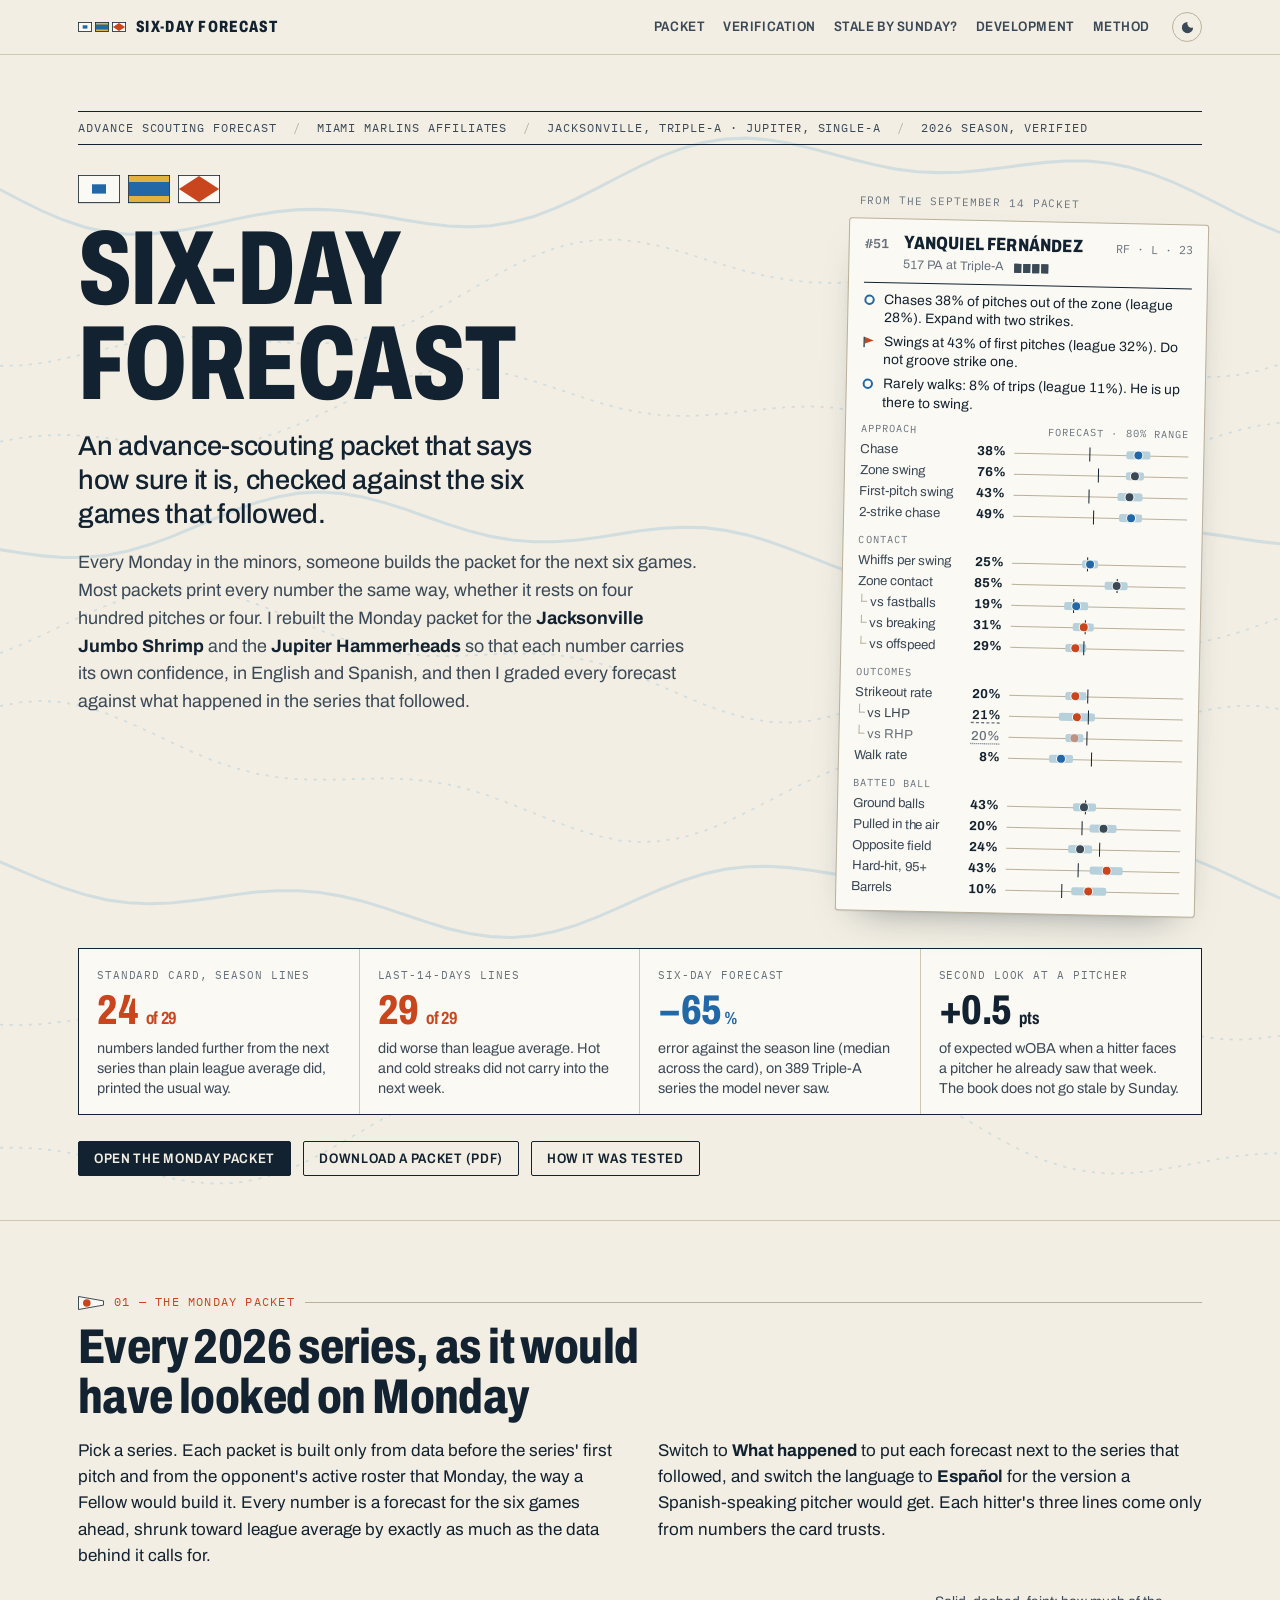
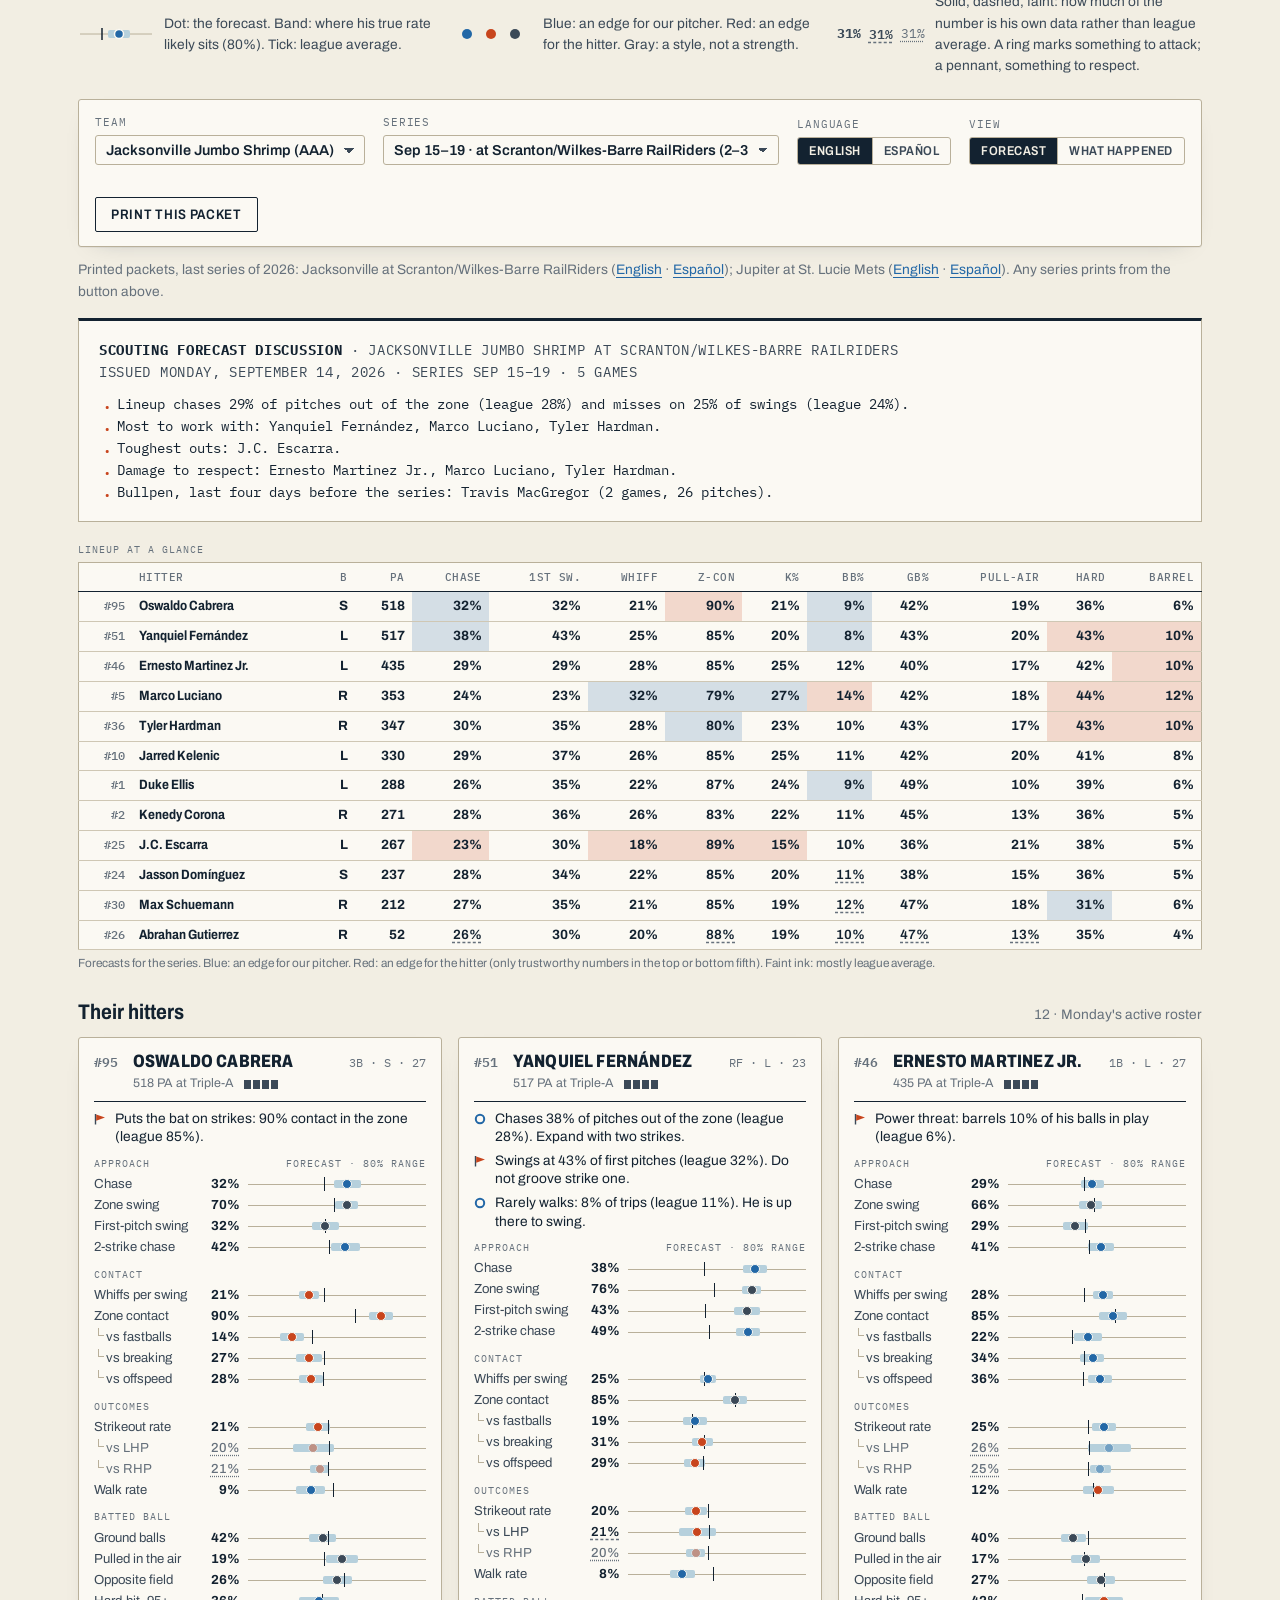
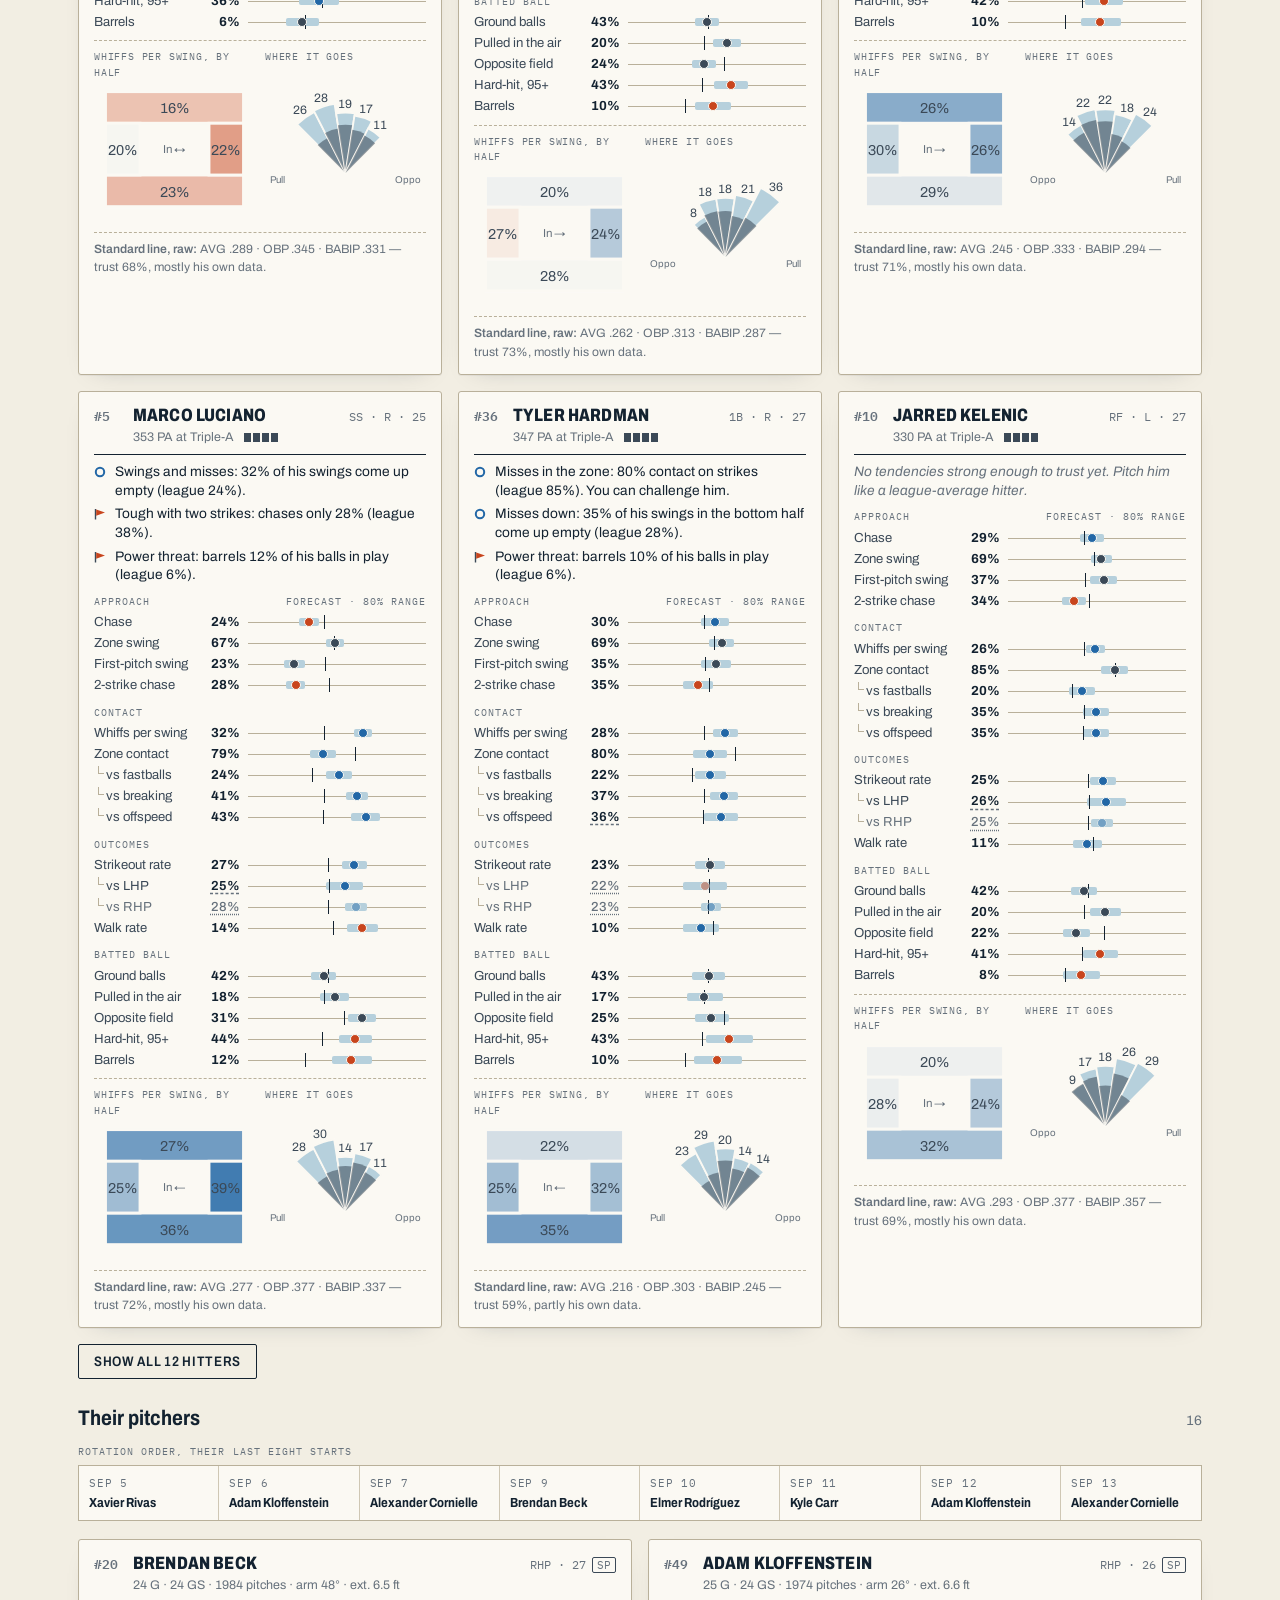
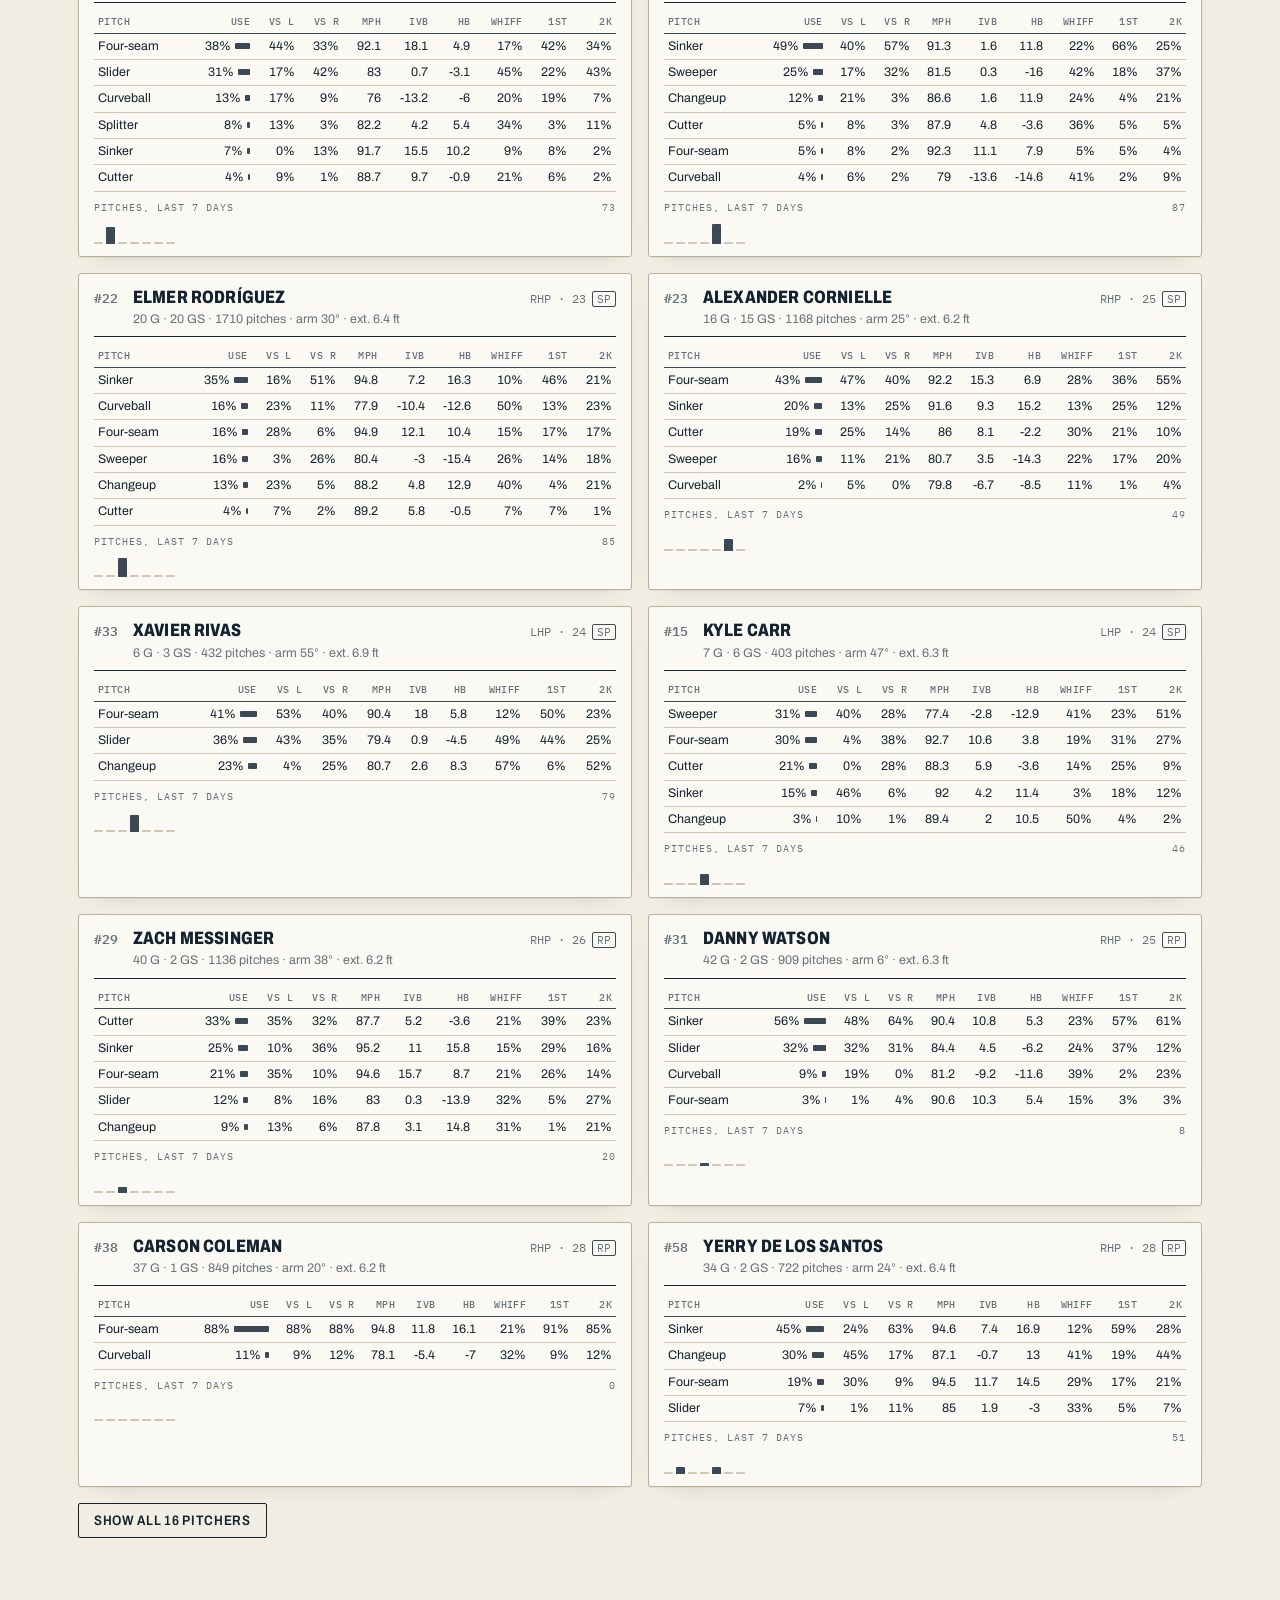
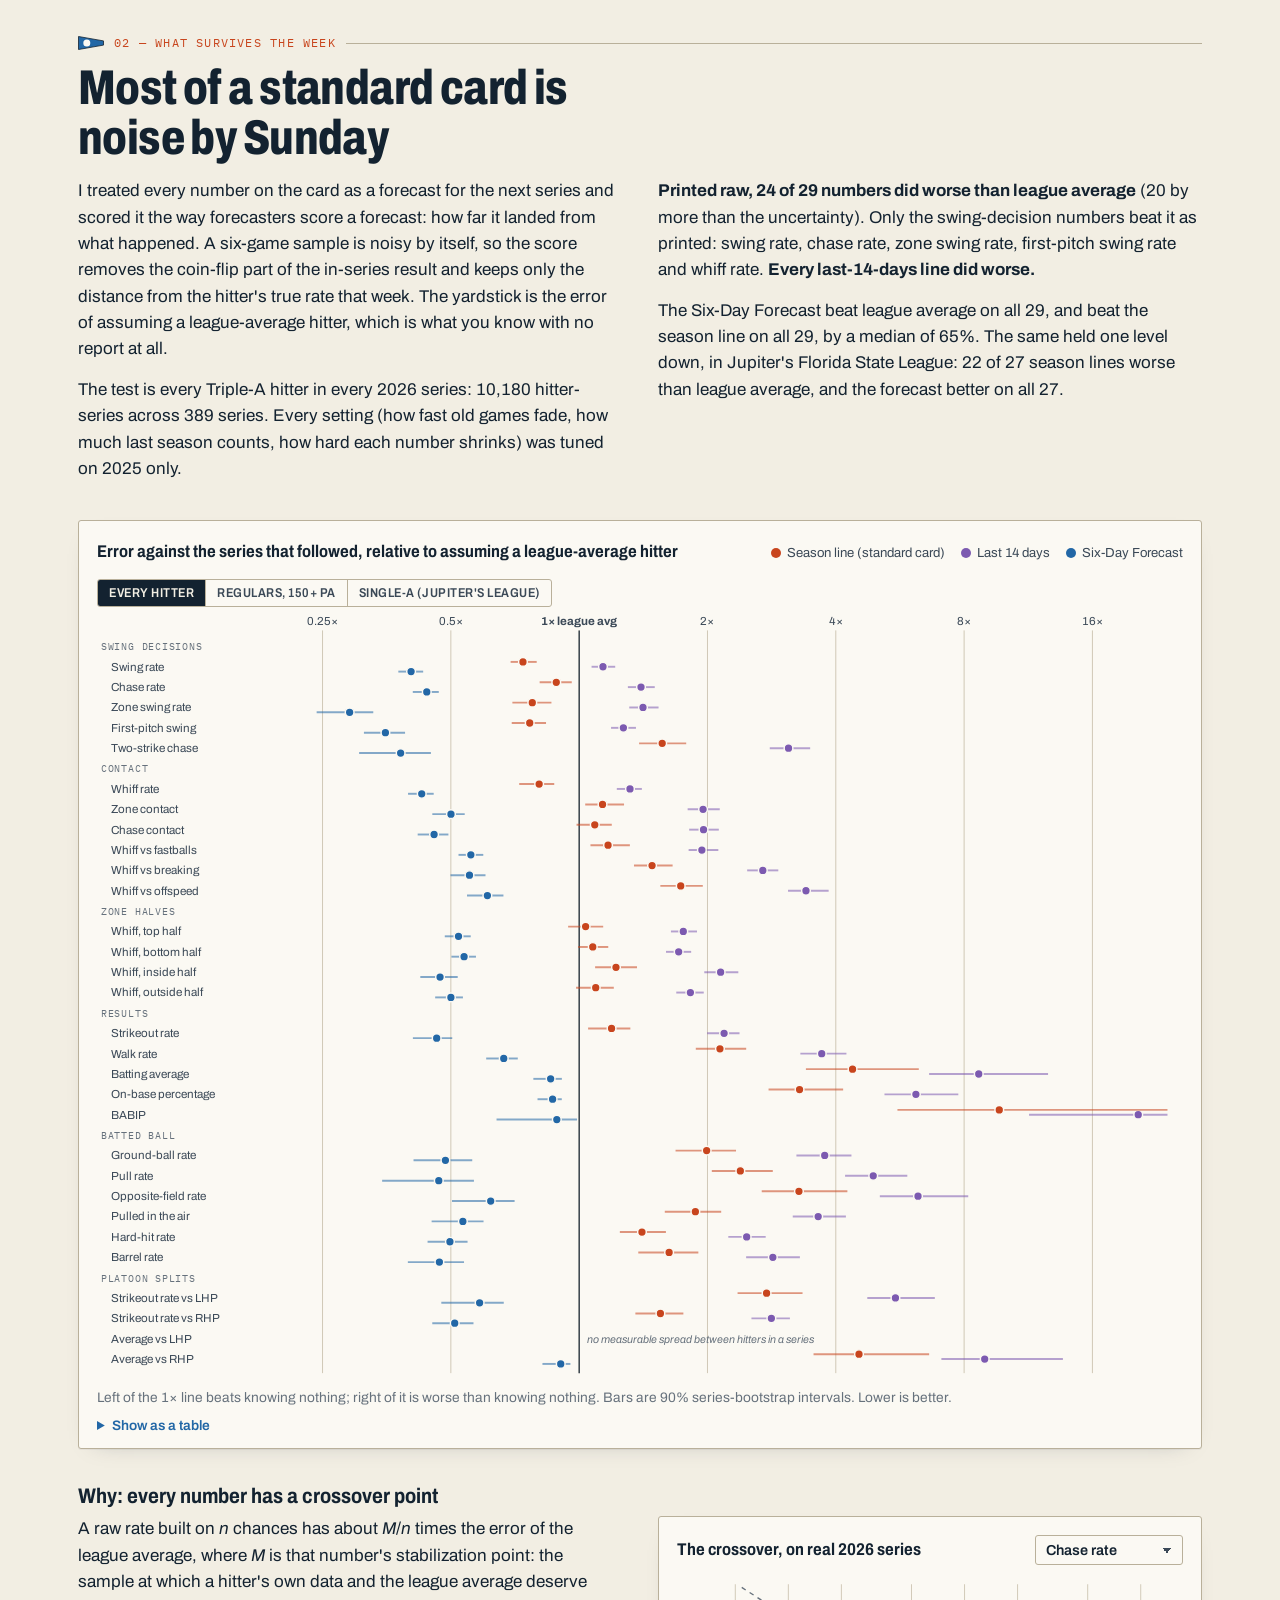
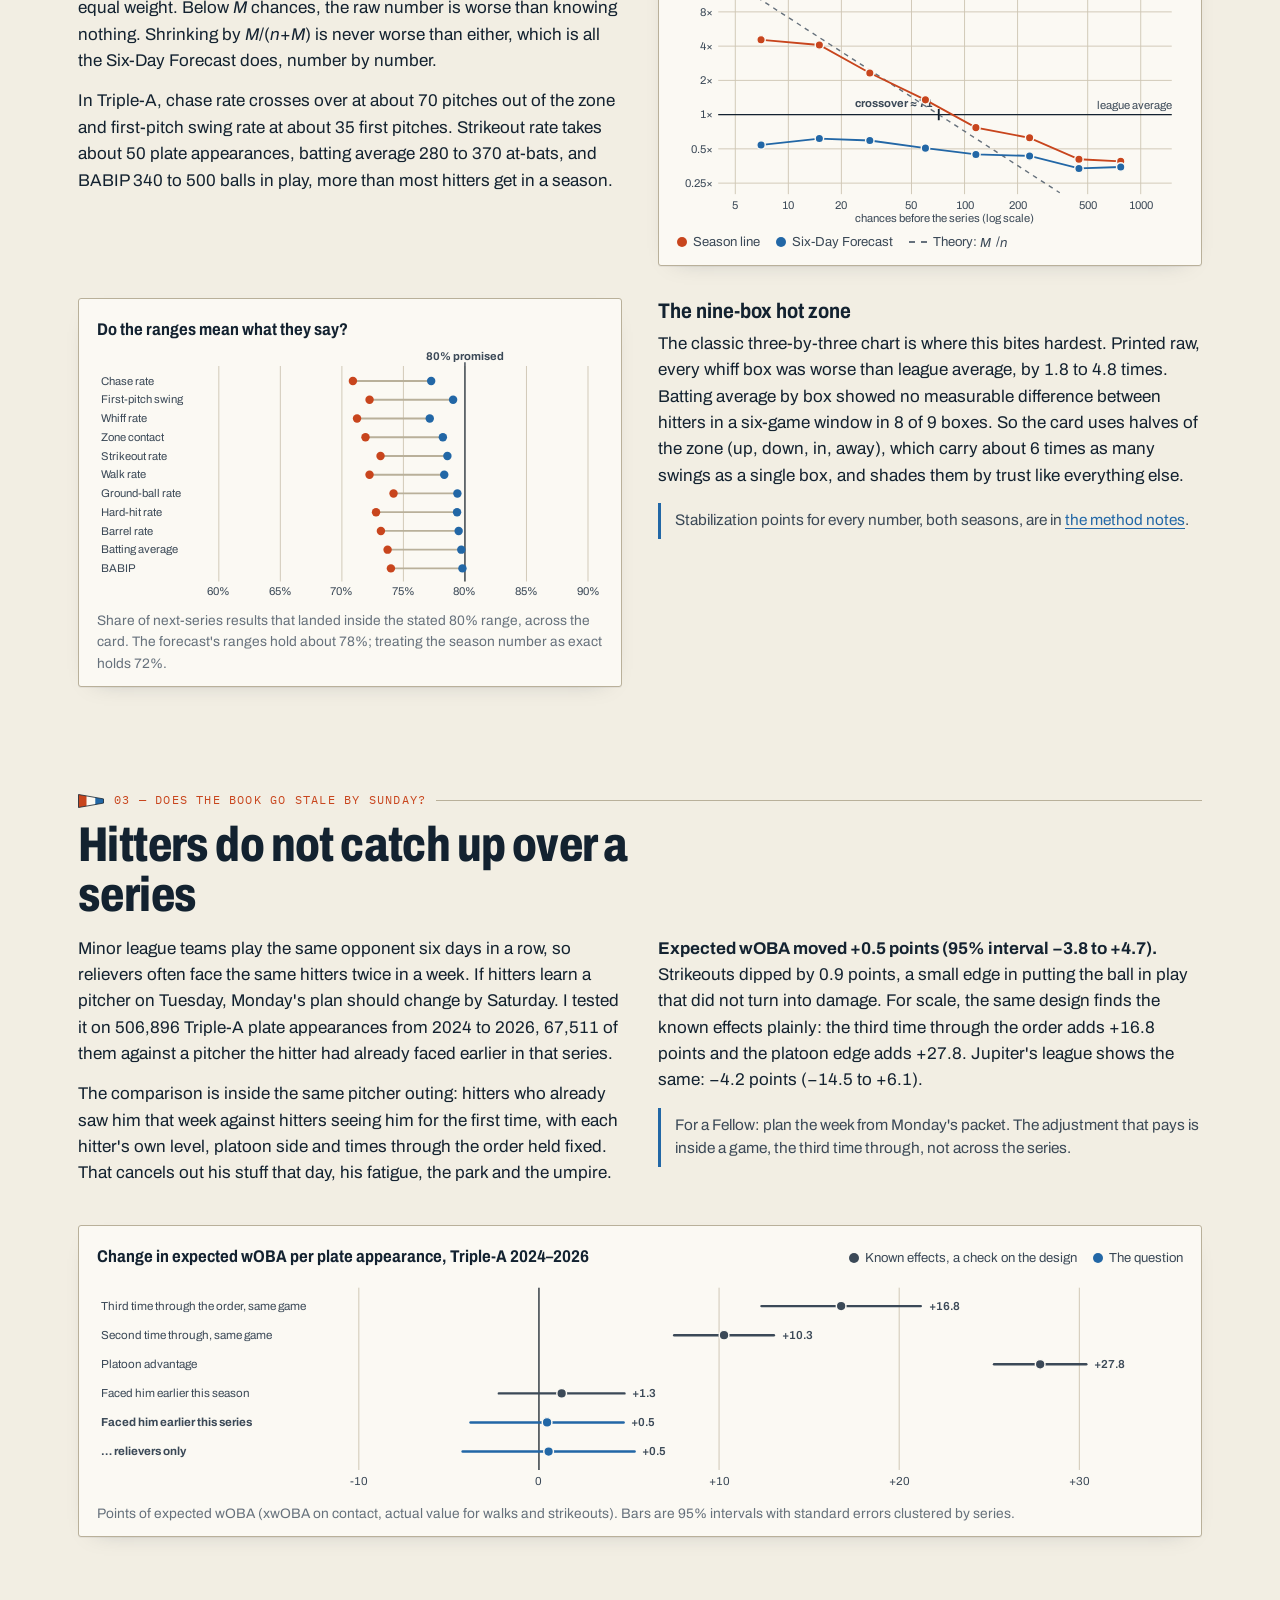
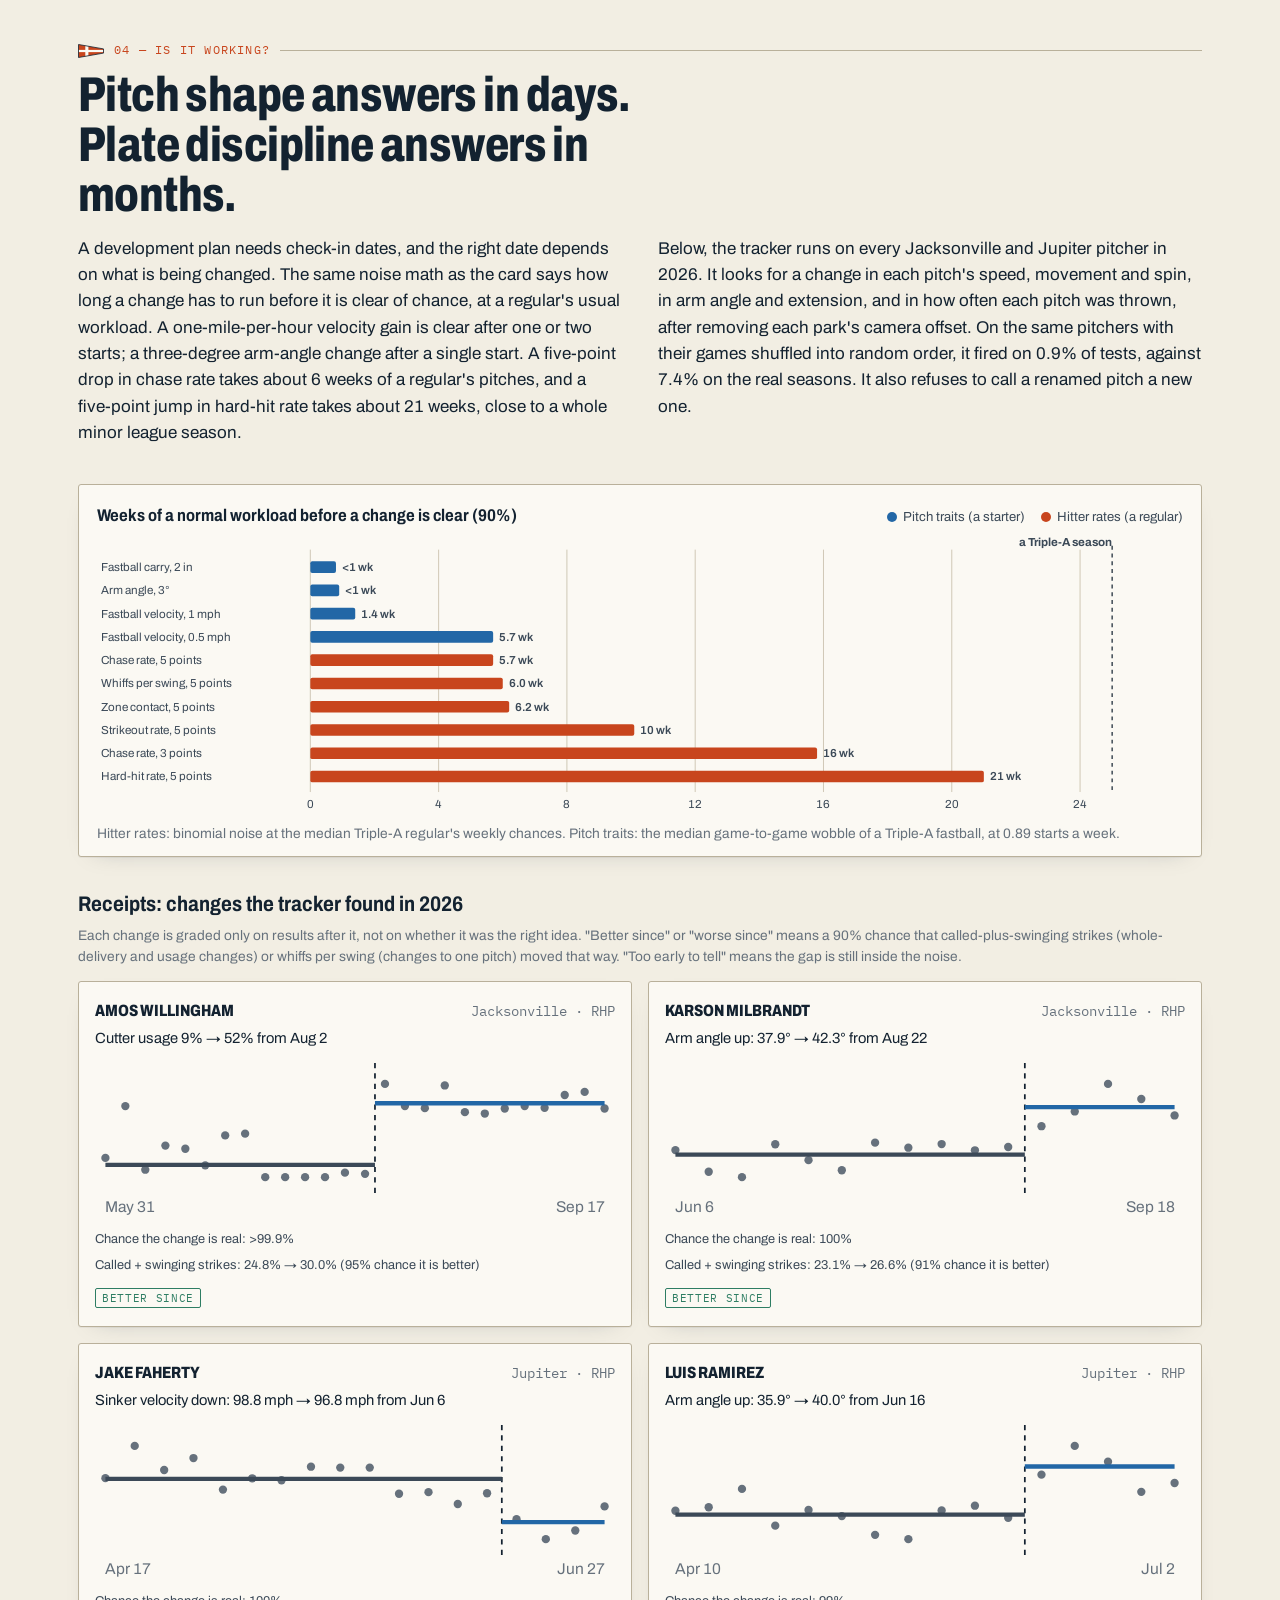
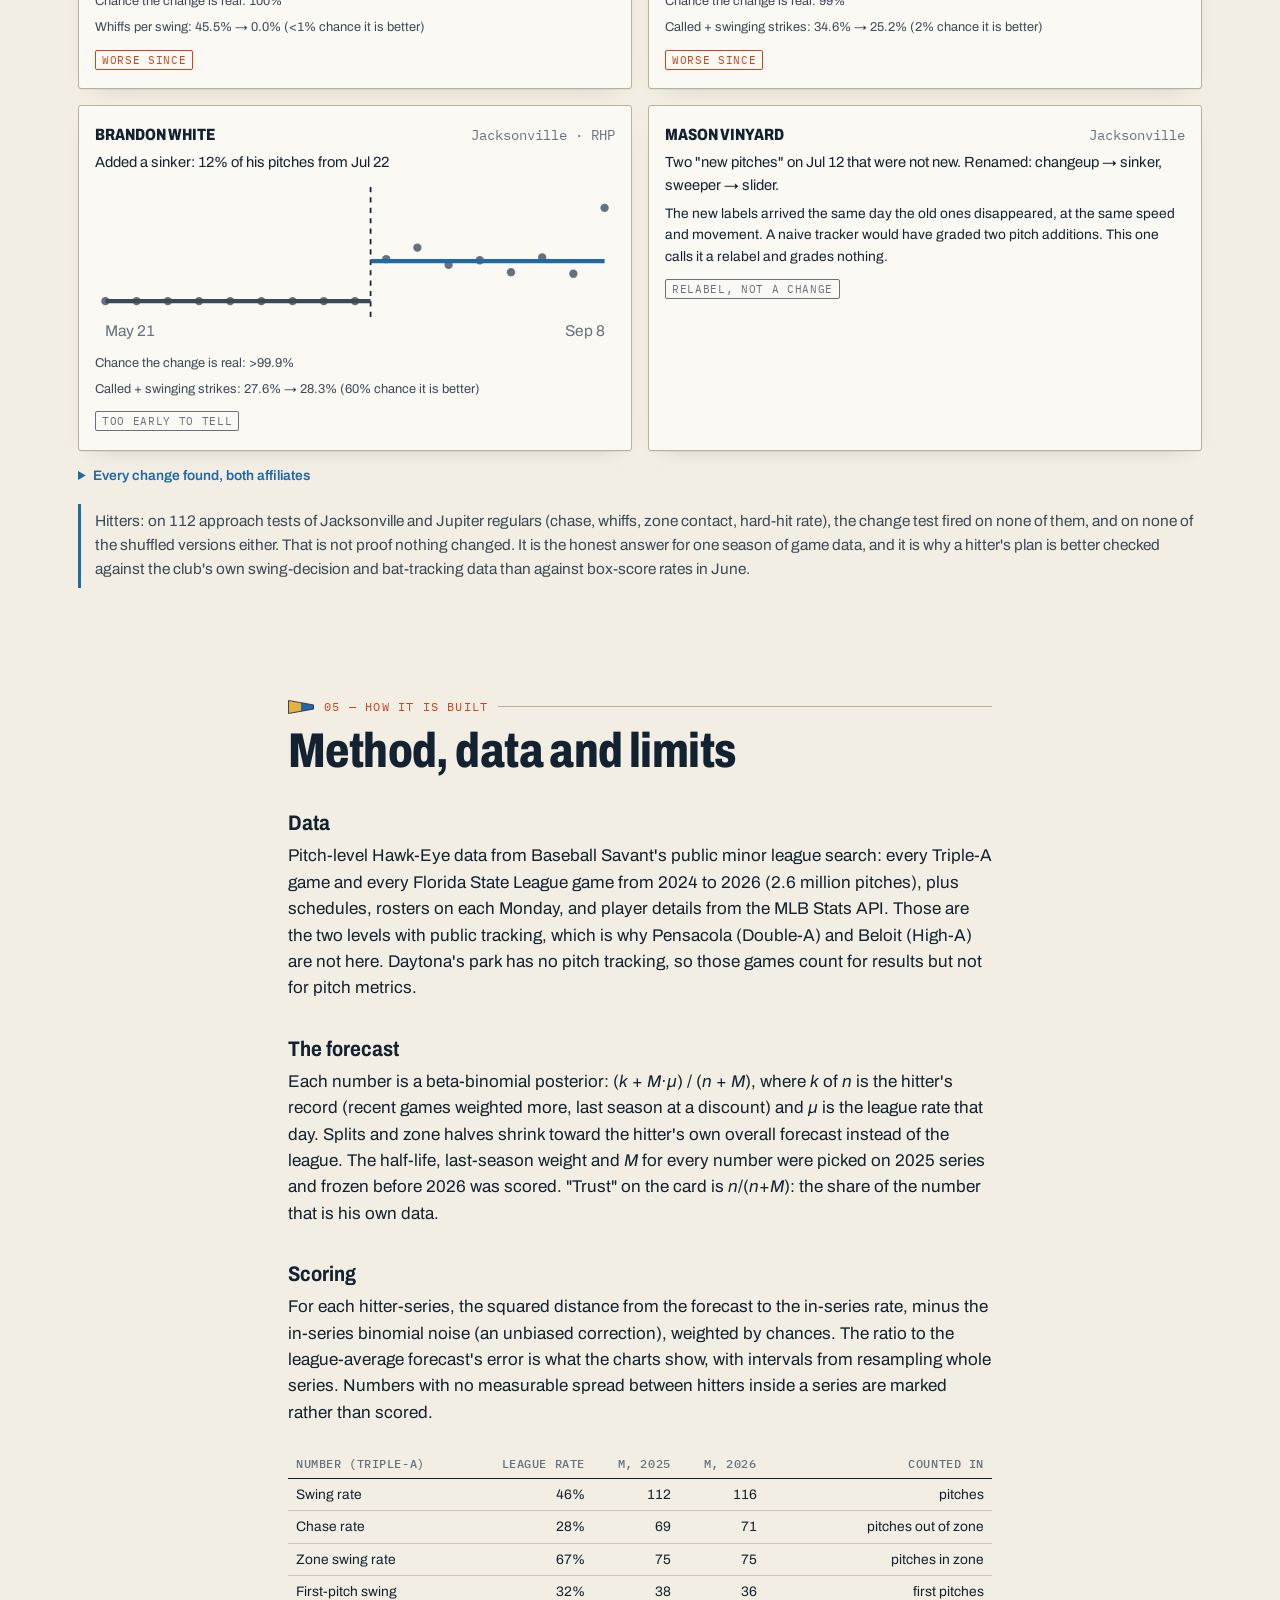
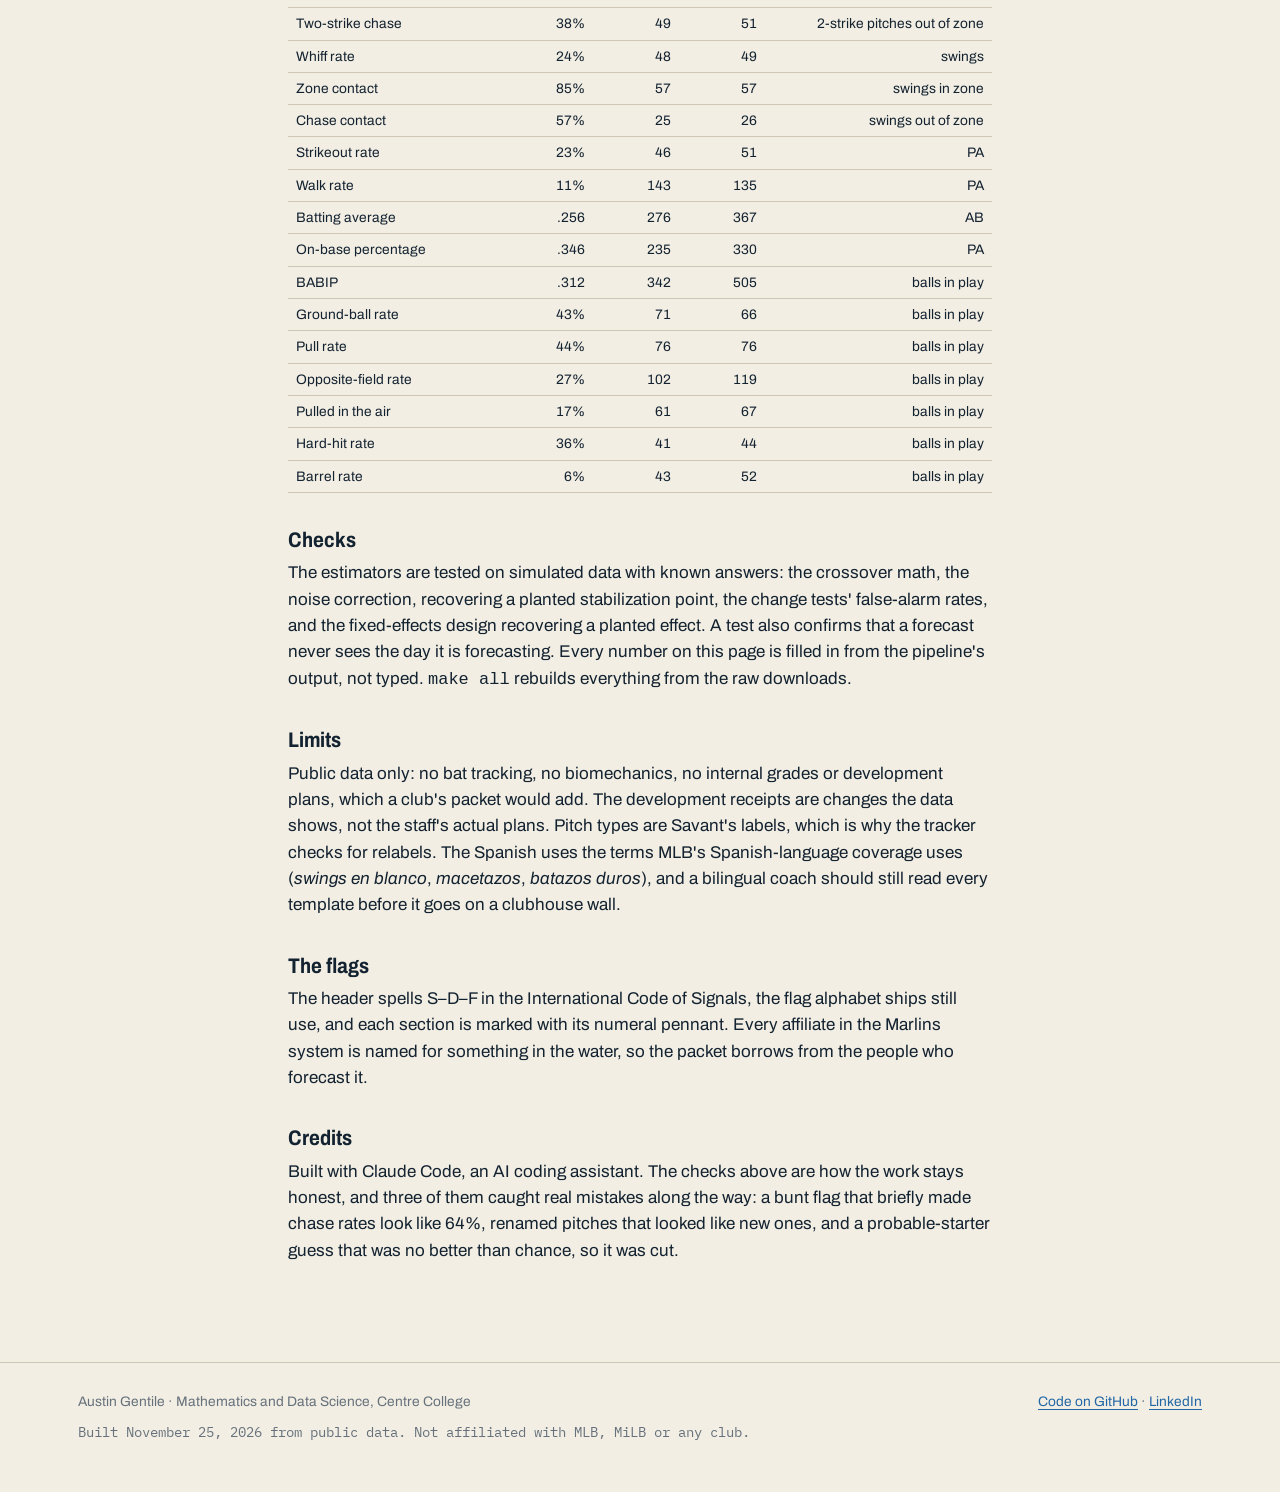
<file: site/index.html>
<!doctype html>
<html lang="en">
<head>
<meta charset="utf-8">
<meta name="viewport" content="width=device-width, initial-scale=1">
<title>Six-Day Forecast</title>
<meta name="description" content="An advance-scouting packet for the Jacksonville Jumbo Shrimp and Jupiter Hammerheads that says how sure it is, in English and Spanish, graded against the series that followed.">
<meta property="og:title" content="Six-Day Forecast">
<meta property="og:description" content="Printed raw, 24 of 29 numbers on a standard advance card did worse than league average over the next series. A packet that knows how sure it is, for the Jacksonville Jumbo Shrimp and Jupiter Hammerheads.">
<meta property="og:type" content="website">
<meta property="og:url" content="https://austinsanalytics.github.io/six-day-forecast/">
<meta property="og:image" content="https://austinsanalytics.github.io/six-day-forecast/og.png">
<meta name="twitter:card" content="summary_large_image">
<link rel="icon" href="data:image/svg+xml,%3Csvg xmlns='http://www.w3.org/2000/svg' viewBox='0 0 32 32'%3E%3Cpath d='M7 4v25' stroke='%23132230' stroke-width='2.4' stroke-linecap='round'/%3E%3Cpath d='M8.2 5 27 11 8.2 17Z' fill='%23C8451D'/%3E%3C/svg%3E">
<link rel="preconnect" href="https://fonts.googleapis.com">
<link rel="preconnect" href="https://fonts.gstatic.com" crossorigin>
<link href="https://fonts.googleapis.com/css2?family=Archivo:wdth,wght@62..125,100..900&family=IBM+Plex+Mono:wght@400;500;600&display=swap" rel="stylesheet">
<link rel="stylesheet" href="style.css">
<script>try { const q = new URLSearchParams(location.search).get("theme"); const t = q || localStorage.getItem("sdf-theme"); if (t === "light" || t === "dark") document.documentElement.dataset.theme = t; } catch (e) {}</script>
</head>
<body>
<a class="skip" href="#packet">Skip to the packet</a>
<header class="top">
  <div class="wrap">
    <a class="mark" href="#top" aria-label="Six-Day Forecast, top of page">
      <span class="flags" title="S-D-F in signal flags"><svg class="flag" width="14" height="10" viewBox="0 0 14 10" aria-hidden="true"><rect x="0.4" y="0.4" width="13.2" height="9.2" fill="#FBF9F3" stroke="#132230" stroke-width="0.8"/><rect x="4.7" y="3.3" width="4.7" height="3.3" fill="#2267A6"/></svg><svg class="flag" width="14" height="10" viewBox="0 0 14 10" aria-hidden="true"><rect x="0.4" y="0.4" width="13.2" height="9.2" fill="#E2B23E" stroke="#132230" stroke-width="0.8"/><rect x="0.8" y="2.5" width="12.4" height="5.0" fill="#2267A6"/></svg><svg class="flag" width="14" height="10" viewBox="0 0 14 10" aria-hidden="true"><rect x="0.4" y="0.4" width="13.2" height="9.2" fill="#FBF9F3" stroke="#132230" stroke-width="0.8"/><path d="M7.0 0.9 L13.1 5.0 L7.0 9.1 L0.9 5.0 Z" fill="#C8451D"/></svg></span>
      <b>Six-Day Forecast</b>
    </a>
    <nav aria-label="Sections">
      <a href="#packet">Packet</a><a href="#verify">Verification</a><a href="#stale">Stale by Sunday?</a><a href="#develop">Development</a><a href="#method">Method</a>
    </nav>
    <button class="theme" id="theme" type="button" aria-label="Switch between light and dark">
      <svg width="15" height="15" viewBox="0 0 24 24" aria-hidden="true"><path d="M12 3a9 9 0 1 0 9 9 7 7 0 0 1-9-9Z" fill="currentColor"/></svg>
    </button>
  </div>
</header>

<main id="top">
<div class="hero">
  <svg class="isobaths" id="isobaths" aria-hidden="true" preserveAspectRatio="none"></svg>
  <div class="wrap">
    <div class="product"><span>Advance scouting forecast</span><span>Miami Marlins affiliates</span><span>Jacksonville, Triple-A &middot; Jupiter, Single-A</span><span>2026 season, verified</span></div>
    <div class="hero-grid">
    <div>
    <div class="hoist" aria-hidden="true"><svg class="flag" width="42" height="28" viewBox="0 0 42 28" aria-hidden="true"><rect x="0.4" y="0.4" width="41.2" height="27.2" fill="#FBF9F3" stroke="#132230" stroke-width="0.8"/><rect x="14.0" y="9.3" width="14.0" height="9.3" fill="#2267A6"/></svg><svg class="flag" width="42" height="28" viewBox="0 0 42 28" aria-hidden="true"><rect x="0.4" y="0.4" width="41.2" height="27.2" fill="#E2B23E" stroke="#132230" stroke-width="0.8"/><rect x="0.8" y="7.0" width="40.4" height="14.0" fill="#2267A6"/></svg><svg class="flag" width="42" height="28" viewBox="0 0 42 28" aria-hidden="true"><rect x="0.4" y="0.4" width="41.2" height="27.2" fill="#FBF9F3" stroke="#132230" stroke-width="0.8"/><path d="M21.0 0.9 L41.1 14.0 L21.0 27.1 L0.9 14.0 Z" fill="#C8451D"/></svg></div>
    <h1>Six-Day Forecast<span class="sub">An advance-scouting packet that says how sure it is, checked against the six games that followed.</span></h1>
    <p class="lede">Every Monday in the minors, someone builds the packet for the next six games. Most packets print every number the same way, whether it rests on four hundred pitches or four. I rebuilt the Monday packet for the <strong>Jacksonville Jumbo Shrimp</strong> and the <strong>Jupiter Hammerheads</strong> so that each number carries its own confidence, in English and Spanish, and then I graded every forecast against what happened in the series that followed.</p>
    </div>
    <aside class="specimen" aria-label="A hitter card from the featured packet"><div class="tag">From the September 14 packet</div><div id="specimen"></div></aside>
    </div>
    <div class="tiles" role="list">
      <div class="tile pennant" role="listitem"><span class="k">Standard card, season lines</span><span class="v">24 <small>of 29</small></span><span class="d">numbers landed further from the next series than plain league average did, printed the usual way.</span></div>
      <div class="tile pennant" role="listitem"><span class="k">Last-14-days lines</span><span class="v">29 <small>of 29</small></span><span class="d">did worse than league average. Hot and cold streaks did not carry into the next week.</span></div>
      <div class="tile sea" role="listitem"><span class="k">Six-Day Forecast</span><span class="v">&minus;65<small>%</small></span><span class="d">error against the season line (median across the card), on 389 Triple-A series the model never saw.</span></div>
      <div class="tile" role="listitem"><span class="k">Second look at a pitcher</span><span class="v">+0.5 <small>pts</small></span><span class="d">of expected wOBA when a hitter faces a pitcher he already saw that week. The book does not go stale by Sunday.</span></div>
    </div>
    <div class="cta">
      <a class="btn solid" href="#packet">Open the Monday packet</a>
      <a class="btn" href="packets/JAX-2026-09-15-en.pdf">Download a packet (PDF)</a>
      <a class="btn" href="#verify">How it was tested</a>
    </div>
  </div>
</div>

<section id="packet">
  <div class="wrap">
    <div class="eyebrow"><svg class="pn" width="26" height="14" viewBox="0 0 26 14" aria-hidden="true"><defs><clipPath id="pn1"><path d="M0.5 0.5 L25.5 4.9 L25.5 9.1 L0.5 13.5 Z"/></clipPath></defs><g clip-path="url(#pn1)"><rect width="26" height="14" fill="#FBF9F3"/><circle cx="8.8" cy="7.0" r="3.8" fill="#C8451D"/></g><path d="M0.5 0.5 L25.5 4.9 L25.5 9.1 L0.5 13.5 Z" fill="none" stroke="#132230" stroke-width="0.8"/></svg><span>01 &mdash; The Monday packet</span></div>
    <h2>Every 2026 series, as it would have looked on Monday</h2>
    <div class="cols">
      <p>Pick a series. Each packet is built only from data before the series' first pitch and from the opponent's active roster that Monday, the way a Fellow would build it. Every number is a forecast for the six games ahead, shrunk toward league average by exactly as much as the data behind it calls for.</p>
      <p>Switch to <b>What happened</b> to put each forecast next to the series that followed, and switch the language to <b>Español</b> for the version a Spanish-speaking pitcher would get. Each hitter's three lines come only from numbers the card trusts.</p>
    </div>
    <div class="howto" aria-label="How to read a card">
      <div><svg viewBox="0 0 76 16" width="76" height="16" aria-hidden="true"><line class="track" x1="2" x2="74" y1="8" y2="8"/><rect class="band" x="30" y="4" width="22" height="8" rx="2"/><line class="lg" x1="24" x2="24" y1="2" y2="14"/><circle class="dot opp" cx="41" cy="8" r="4.5"/></svg><span>Dot: the forecast. Band: where his true rate likely sits (80%). Tick: league average.</span></div>
      <div><svg viewBox="0 0 76 16" width="76" height="16" aria-hidden="true"><circle cx="10" cy="8" r="5" fill="var(--sea)"/><circle cx="34" cy="8" r="5" fill="var(--pennant)"/><circle cx="58" cy="8" r="5" fill="var(--ink-2)"/></svg><span>Blue: an edge for our pitcher. Red: an edge for the hitter. Gray: a style, not a strength.</span></div>
      <div><span class="ink3"><span style="font-weight:700">31%</span><span style="font-weight:600;text-decoration:underline dashed var(--ink-3);text-underline-offset:3px">31%</span><span style="color:var(--ink-3);text-decoration:underline dotted;text-underline-offset:3px">31%</span></span><span>Solid, dashed, faint: how much of the number is his own data rather than league average. A ring marks something to attack; a pennant, something to respect.</span></div>
    </div>
    <div class="controls panel" id="controls">
      <label>Team<select id="team"><option value="JAX">Jacksonville Jumbo Shrimp (AAA)</option><option value="JUP">Jupiter Hammerheads (A)</option></select></label>
      <label class="grow">Series<select id="series"></select></label>
      <label>Language<span class="seg" id="lang"><button type="button" data-v="en" aria-pressed="true">English</button><button type="button" data-v="es" aria-pressed="false">Español</button></span></label>
      <label>View<span class="seg" id="view"><button type="button" data-v="fc" aria-pressed="true">Forecast</button><button type="button" data-v="wh" aria-pressed="false">What happened</button></span></label>
      <label>&nbsp;<a class="btn" id="print" href="packet.html">Print this packet</a></label>
    </div>
    <p class="small muted" style="margin:-6px 0 16px">Printed packets, last series of 2026: Jacksonville at Scranton/Wilkes-Barre RailRiders (<a href="packets/JAX-2026-09-15-en.pdf">English</a> &middot; <a href="packets/JAX-2026-09-15-es.pdf">Español</a>); Jupiter at St. Lucie Mets (<a href="packets/JUP-2026-09-01-en.pdf">English</a> &middot; <a href="packets/JUP-2026-09-01-es.pdf">Español</a>). Any series prints from the button above.</p>
    <div id="disc"></div>
    <div class="subhead"><h3 id="hitters-h">Their hitters</h3><span class="muted small" id="hitters-n"></span></div>
    <div class="cards" id="hitters"></div>
    <div class="subhead"><h3 id="pitchers-h">Their pitchers</h3><span class="muted small" id="pitchers-n"></span></div>
    <div id="starts"></div>
    <div class="cards" id="pitchers"></div>
  </div>
</section>

<section id="verify">
  <div class="wrap">
    <div class="eyebrow"><svg class="pn" width="26" height="14" viewBox="0 0 26 14" aria-hidden="true"><defs><clipPath id="pn2"><path d="M0.5 0.5 L25.5 4.9 L25.5 9.1 L0.5 13.5 Z"/></clipPath></defs><g clip-path="url(#pn2)"><rect width="26" height="14" fill="#2267A6"/><circle cx="8.8" cy="7.0" r="3.5" fill="#FBF9F3"/></g><path d="M0.5 0.5 L25.5 4.9 L25.5 9.1 L0.5 13.5 Z" fill="none" stroke="#132230" stroke-width="0.8"/></svg><span>02 &mdash; What survives the week</span></div>
    <h2>Most of a standard card is noise by Sunday</h2>
    <div class="cols">
      <div>
        <p>I treated every number on the card as a forecast for the next series and scored it the way forecasters score a forecast: how far it landed from what happened. A six-game sample is noisy by itself, so the score removes the coin-flip part of the in-series result and keeps only the distance from the hitter's true rate that week. The yardstick is the error of assuming a league-average hitter, which is what you know with no report at all.</p>
        <p>The test is every Triple-A hitter in every 2026 series: 10,180 hitter-series across 389 series. Every setting (how fast old games fade, how much last season counts, how hard each number shrinks) was tuned on 2025 only.</p>
      </div>
      <div>
        <p><b>Printed raw, 24 of 29 numbers did worse than league average</b> (20 by more than the uncertainty). Only the swing-decision numbers beat it as printed: swing rate, chase rate, zone swing rate, first-pitch swing rate and whiff rate. <b>Every last-14-days line did worse.</b></p>
        <p>The Six-Day Forecast beat league average on all 29, and beat the season line on all 29, by a median of 65%. The same held one level down, in Jupiter's Florida State League: 22 of 27 season lines worse than league average, and the forecast better on all 27.</p>
      </div>
    </div>
    <div class="figure panel">
      <div class="ft"><b>Error against the series that followed, relative to assuming a league-average hitter</b>
        <span class="legend"><span><i style="background:var(--pennant)"></i>Season line (standard card)</span><span><i style="background:var(--violet)"></i>Last 14 days</span><span><i style="background:var(--sea)"></i>Six-Day Forecast</span></span></div>
      <div class="seg" id="ratio-who" style="margin:6px 0 4px"><button type="button" data-v="all" aria-pressed="true">Every hitter</button><button type="button" data-v="reg" aria-pressed="false">Regulars, 150+ PA</button><button type="button" data-v="fsl" aria-pressed="false">Single-A (Jupiter's league)</button></div>
      <svg class="chart" id="ratio" role="img" aria-label="Dot plot of error relative to league average for each number on the card"></svg>
      <div class="cap">Left of the 1&times; line beats knowing nothing; right of it is worse than knowing nothing. Bars are 90% series-bootstrap intervals. Lower is better.</div>
      <details class="table-toggle"><summary>Show as a table</summary><div class="scroll" id="ratio-table"></div></details>
    </div>
    <h3>Why: every number has a crossover point</h3>
    <div class="cols">
      <div>
        <p>A raw rate built on <i>n</i> chances has about <i>M</i>/<i>n</i> times the error of the league average, where <i>M</i> is that number's stabilization point: the sample at which a hitter's own data and the league average deserve equal weight. Below <i>M</i> chances, the raw number is worse than knowing nothing. Shrinking by <i>M</i>/(<i>n</i>+<i>M</i>) is never worse than either, which is all the Six-Day Forecast does, number by number.</p>
        <p>In Triple-A, chase rate crosses over at about 70 pitches out of the zone and first-pitch swing rate at about 35 first pitches. Strikeout rate takes about 50 plate appearances, batting average 280 to 370 at-bats, and BABIP 340 to 500 balls in play, more than most hitters get in a season.</p>
      </div>
      <div class="figure panel" style="margin-top:0">
        <div class="ft"><b>The crossover, on real 2026 series</b><select id="cross-metric" aria-label="Number to show"><option value="chase">Chase rate</option><option value="whiff">Whiff rate</option><option value="k">Strikeout rate</option><option value="hardhit">Hard-hit rate</option><option value="avg">Batting average</option><option value="babip">BABIP</option></select></div>
        <svg class="chart" id="cross" role="img" aria-label="Error of the raw season number relative to league average, by how many chances the hitter had before the series"></svg>
        <div class="legend" style="margin-top:6px"><span><i style="background:var(--pennant)"></i>Season line</span><span><i style="background:var(--sea)"></i>Six-Day Forecast</span><span><i class="dash" style="border-color:var(--ink-3)"></i>Theory: <i>M</i>/<i>n</i></span></div>
      </div>
    </div>
    <div class="cols">
      <div class="figure panel">
        <div class="ft"><b>Do the ranges mean what they say?</b></div>
        <svg class="chart" id="calib" role="img" aria-label="Share of next-series results inside the 80 percent range"></svg>
        <div class="cap">Share of next-series results that landed inside the stated 80% range, across the card. The forecast's ranges hold about 78%; treating the season number as exact holds 72%.</div>
      </div>
      <div>
        <h3 style="margin-top:24px">The nine-box hot zone</h3>
        <p>The classic three-by-three chart is where this bites hardest. Printed raw, every whiff box was worse than league average, by 1.8 to 4.8 times. Batting average by box showed no measurable difference between hitters in a six-game window in 8 of 9 boxes. So the card uses halves of the zone (up, down, in, away), which carry about 6 times as many swings as a single box, and shades them by trust like everything else.</p>
        <p class="note">Stabilization points for every number, both seasons, are in <a href="#method">the method notes</a>.</p>
      </div>
    </div>
  </div>
</section>

<section id="stale">
  <div class="wrap">
    <div class="eyebrow"><svg class="pn" width="26" height="14" viewBox="0 0 26 14" aria-hidden="true"><defs><clipPath id="pn3"><path d="M0.5 0.5 L25.5 4.9 L25.5 9.1 L0.5 13.5 Z"/></clipPath></defs><g clip-path="url(#pn3)"><rect width="8.7" height="14" fill="#C8451D"/><rect x="8.7" width="8.7" height="14" fill="#FBF9F3"/><rect x="17.3" width="9.7" height="14" fill="#2267A6"/></g><path d="M0.5 0.5 L25.5 4.9 L25.5 9.1 L0.5 13.5 Z" fill="none" stroke="#132230" stroke-width="0.8"/></svg><span>03 &mdash; Does the book go stale by Sunday?</span></div>
    <h2>Hitters do not catch up over a series</h2>
    <div class="cols">
      <div>
        <p>Minor league teams play the same opponent six days in a row, so relievers often face the same hitters twice in a week. If hitters learn a pitcher on Tuesday, Monday's plan should change by Saturday. I tested it on 506,896 Triple-A plate appearances from 2024 to 2026, 67,511 of them against a pitcher the hitter had already faced earlier in that series.</p>
        <p>The comparison is inside the same pitcher outing: hitters who already saw him that week against hitters seeing him for the first time, with each hitter's own level, platoon side and times through the order held fixed. That cancels out his stuff that day, his fatigue, the park and the umpire.</p>
      </div>
      <div>
        <p><b>Expected wOBA moved +0.5 points (95% interval −3.8 to +4.7).</b> Strikeouts dipped by 0.9 points, a small edge in putting the ball in play that did not turn into damage. For scale, the same design finds the known effects plainly: the third time through the order adds +16.8 points and the platoon edge adds +27.8. Jupiter's league shows the same: −4.2 points (−14.5 to +6.1).</p>
        <p class="note">For a Fellow: plan the week from Monday's packet. The adjustment that pays is inside a game, the third time through, not across the series.</p>
      </div>
    </div>
    <div class="figure panel">
      <div class="ft"><b>Change in expected wOBA per plate appearance, Triple-A 2024&ndash;2026</b><span class="legend"><span><i style="background:var(--ink-2)"></i>Known effects, a check on the design</span><span><i style="background:var(--sea)"></i>The question</span></span></div>
      <svg class="chart" id="fam" role="img" aria-label="Estimated effects on expected wOBA with 95 percent intervals"></svg>
      <div class="cap">Points of expected wOBA (xwOBA on contact, actual value for walks and strikeouts). Bars are 95% intervals with standard errors clustered by series.</div>
    </div>
  </div>
</section>

<section id="develop">
  <div class="wrap">
    <div class="eyebrow"><svg class="pn" width="26" height="14" viewBox="0 0 26 14" aria-hidden="true"><defs><clipPath id="pn4"><path d="M0.5 0.5 L25.5 4.9 L25.5 9.1 L0.5 13.5 Z"/></clipPath></defs><g clip-path="url(#pn4)"><rect width="26" height="14" fill="#C8451D"/><rect x="7.3" width="3.1" height="14" fill="#FBF9F3"/><rect y="5.9" width="26" height="2.2" fill="#FBF9F3"/></g><path d="M0.5 0.5 L25.5 4.9 L25.5 9.1 L0.5 13.5 Z" fill="none" stroke="#132230" stroke-width="0.8"/></svg><span>04 &mdash; Is it working?</span></div>
    <h2>Pitch shape answers in days. Plate discipline answers in months.</h2>
    <div class="cols">
      <p>A development plan needs check-in dates, and the right date depends on what is being changed. The same noise math as the card says how long a change has to run before it is clear of chance, at a regular's usual workload. A one-mile-per-hour velocity gain is clear after one or two starts; a three-degree arm-angle change after a single start. A five-point drop in chase rate takes about 6 weeks of a regular's pitches, and a five-point jump in hard-hit rate takes about 21 weeks, close to a whole minor league season.</p>
      <p>Below, the tracker runs on every Jacksonville and Jupiter pitcher in 2026. It looks for a change in each pitch's speed, movement and spin, in arm angle and extension, and in how often each pitch was thrown, after removing each park's camera offset. On the same pitchers with their games shuffled into random order, it fired on 0.9% of tests, against 7.4% on the real seasons. It also refuses to call a renamed pitch a new one.</p>
    </div>
    <div class="figure panel">
      <div class="ft"><b>Weeks of a normal workload before a change is clear (90%)</b><span class="legend"><span><i style="background:var(--sea)"></i>Pitch traits (a starter)</span><span><i style="background:var(--pennant)"></i>Hitter rates (a regular)</span></span></div>
      <svg class="chart" id="weeks" role="img" aria-label="Weeks needed before a change is clear, for pitch traits and hitter rates"></svg>
      <div class="cap">Hitter rates: binomial noise at the median Triple-A regular's weekly chances. Pitch traits: the median game-to-game wobble of a Triple-A fastball, at 0.89 starts a week.</div>
    </div>
    <h3>Receipts: changes the tracker found in 2026</h3>
    <p class="muted small">Each change is graded only on results after it, not on whether it was the right idea. "Better since" or "worse since" means a 90% chance that called-plus-swinging strikes (whole-delivery and usage changes) or whiffs per swing (changes to one pitch) moved that way. "Too early to tell" means the gap is still inside the noise.</p>
    <div class="dev" id="dev-cards"></div>
    <details class="table-toggle" style="margin-top:14px"><summary>Every change found, both affiliates</summary><div class="scroll" id="dev-table"></div></details>
    <p class="note" style="margin-top:18px">Hitters: on 112 approach tests of Jacksonville and Jupiter regulars (chase, whiffs, zone contact, hard-hit rate), the change test fired on none of them, and on none of the shuffled versions either. That is not proof nothing changed. It is the honest answer for one season of game data, and it is why a hitter's plan is better checked against the club's own swing-decision and bat-tracking data than against box-score rates in June.</p>
  </div>
</section>

<section id="method">
  <div class="wrap narrow">
    <div class="eyebrow"><svg class="pn" width="26" height="14" viewBox="0 0 26 14" aria-hidden="true"><defs><clipPath id="pn5"><path d="M0.5 0.5 L25.5 4.9 L25.5 9.1 L0.5 13.5 Z"/></clipPath></defs><g clip-path="url(#pn5)"><rect width="13.0" height="14" fill="#E2B23E"/><rect x="13.0" width="14.0" height="14" fill="#2267A6"/></g><path d="M0.5 0.5 L25.5 4.9 L25.5 9.1 L0.5 13.5 Z" fill="none" stroke="#132230" stroke-width="0.8"/></svg><span>05 &mdash; How it is built</span></div>
    <h2>Method, data and limits</h2>
    <h3>Data</h3>
    <p>Pitch-level Hawk-Eye data from Baseball Savant's public minor league search: every Triple-A game and every Florida State League game from 2024 to 2026 (2.6 million pitches), plus schedules, rosters on each Monday, and player details from the MLB Stats API. Those are the two levels with public tracking, which is why Pensacola (Double-A) and Beloit (High-A) are not here. Daytona's park has no pitch tracking, so those games count for results but not for pitch metrics.</p>
    <h3>The forecast</h3>
    <p>Each number is a beta-binomial posterior: (<i>k</i> + <i>M</i>&middot;<i>&mu;</i>) / (<i>n</i> + <i>M</i>), where <i>k</i> of <i>n</i> is the hitter's record (recent games weighted more, last season at a discount) and <i>&mu;</i> is the league rate that day. Splits and zone halves shrink toward the hitter's own overall forecast instead of the league. The half-life, last-season weight and <i>M</i> for every number were picked on 2025 series and frozen before 2026 was scored. "Trust" on the card is <i>n</i>/(<i>n</i>+<i>M</i>): the share of the number that is his own data.</p>
    <h3>Scoring</h3>
    <p>For each hitter-series, the squared distance from the forecast to the in-series rate, minus the in-series binomial noise (an unbiased correction), weighted by chances. The ratio to the league-average forecast's error is what the charts show, with intervals from resampling whole series. Numbers with no measurable spread between hitters inside a series are marked rather than scored.</p>
    <div class="scroll"><table class="data" id="stab-table"></table></div>
    <h3>Checks</h3>
    <p>The estimators are tested on simulated data with known answers: the crossover math, the noise correction, recovering a planted stabilization point, the change tests' false-alarm rates, and the fixed-effects design recovering a planted effect. A test also confirms that a forecast never sees the day it is forecasting. Every number on this page is filled in from the pipeline's output, not typed. <code>make all</code> rebuilds everything from the raw downloads.</p>
    <h3>Limits</h3>
    <p>Public data only: no bat tracking, no biomechanics, no internal grades or development plans, which a club's packet would add. The development receipts are changes the data shows, not the staff's actual plans. Pitch types are Savant's labels, which is why the tracker checks for relabels. The Spanish uses the terms MLB's Spanish-language coverage uses (<i>swings en blanco</i>, <i>macetazos</i>, <i>batazos duros</i>), and a bilingual coach should still read every template before it goes on a clubhouse wall.</p>
    <h3>The flags</h3>
    <p>The header spells S&ndash;D&ndash;F in the International Code of Signals, the flag alphabet ships still use, and each section is marked with its numeral pennant. Every affiliate in the Marlins system is named for something in the water, so the packet borrows from the people who forecast it.</p>
    <h3>Credits</h3>
    <p>Built with Claude Code, an AI coding assistant. The checks above are how the work stays honest, and three of them caught real mistakes along the way: a bunt flag that briefly made chase rates look like 64%, renamed pitches that looked like new ones, and a probable-starter guess that was no better than chance, so it was cut.</p>
  </div>
</section>
</main>

<footer>
  <div class="wrap">
    <span>Austin Gentile &middot; Mathematics and Data Science, Centre College</span>
    <span><a href="https://github.com/AustinsAnalytics/six-day-forecast">Code on GitHub</a> &middot; <a href="https://www.linkedin.com/in/austin-gentile-0560a3342">LinkedIn</a></span>
    <span class="mono small">Built November 25, 2026 from public data. Not affiliated with MLB, MiLB or any club.</span>
  </div>
</footer>
<div class="tip" id="tip" role="tooltip"></div>
<script src="app.js" defer></script>
</body>
</html>
</file>
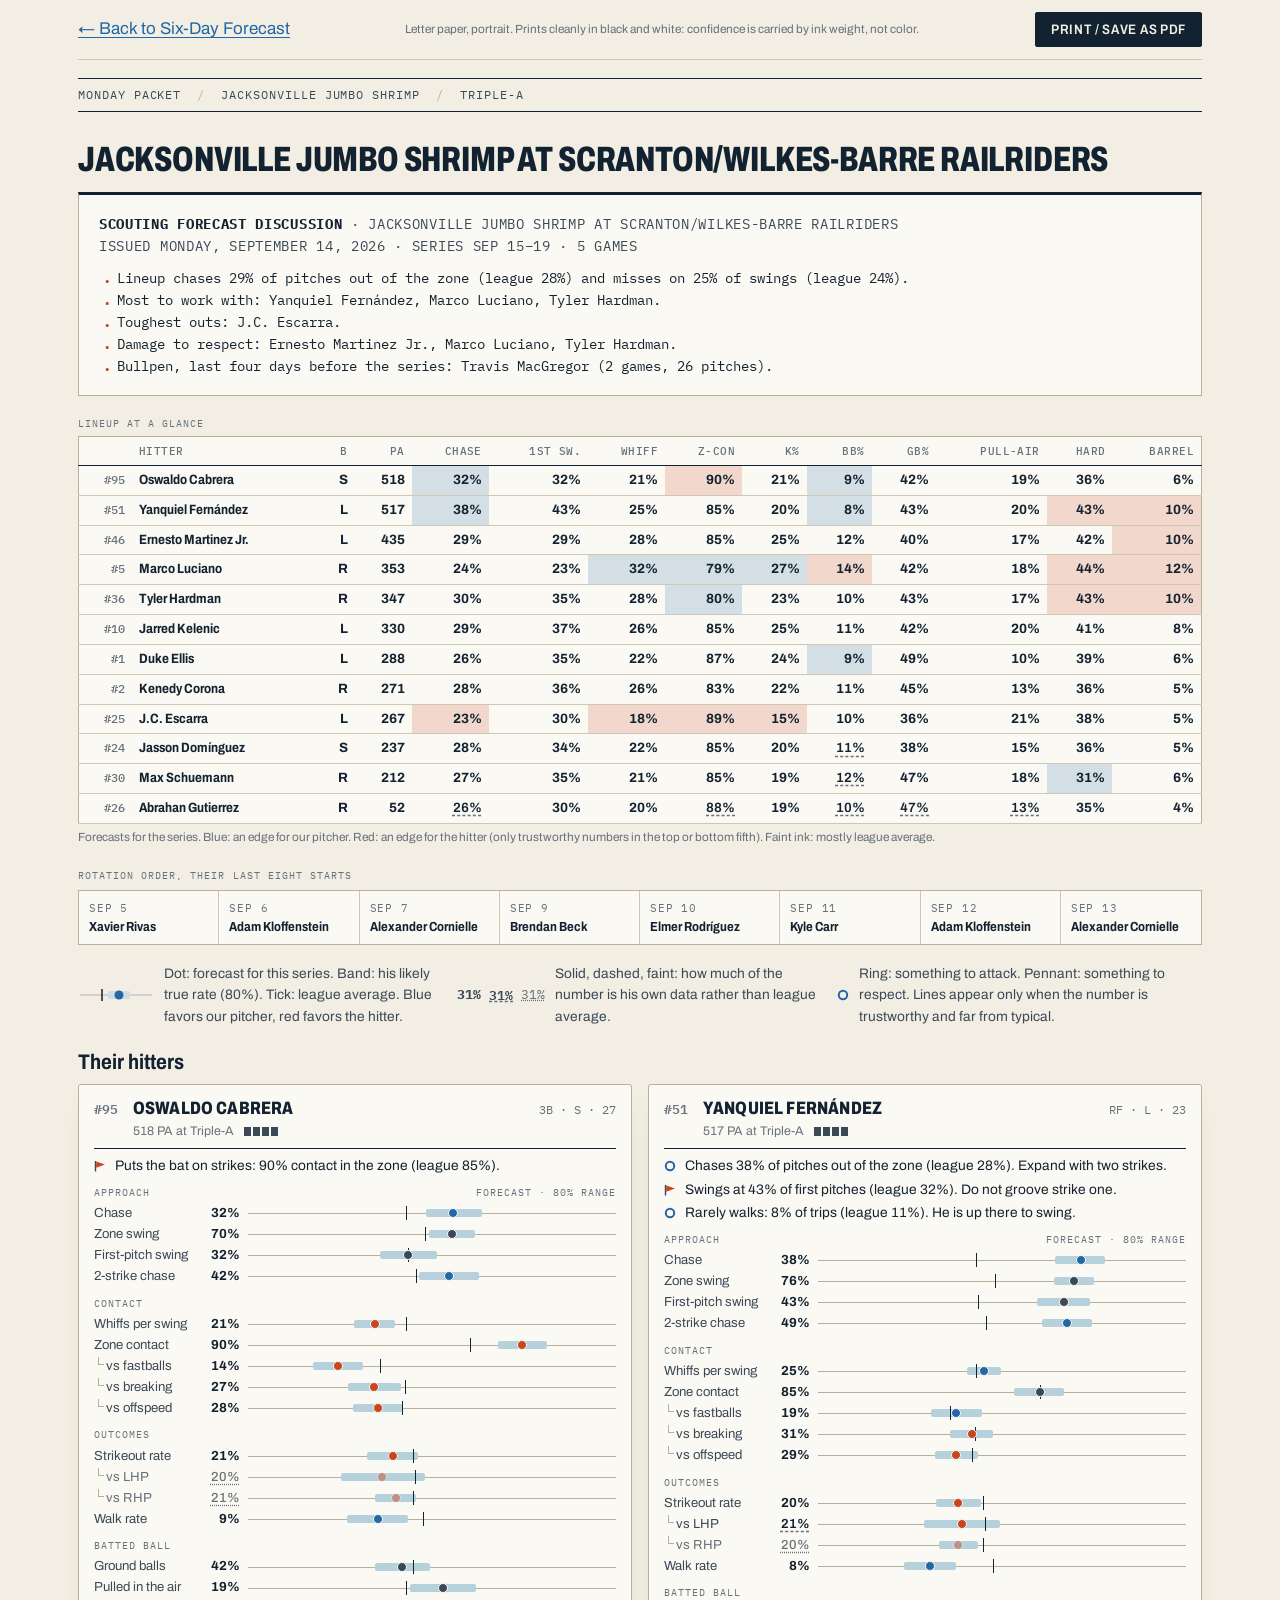
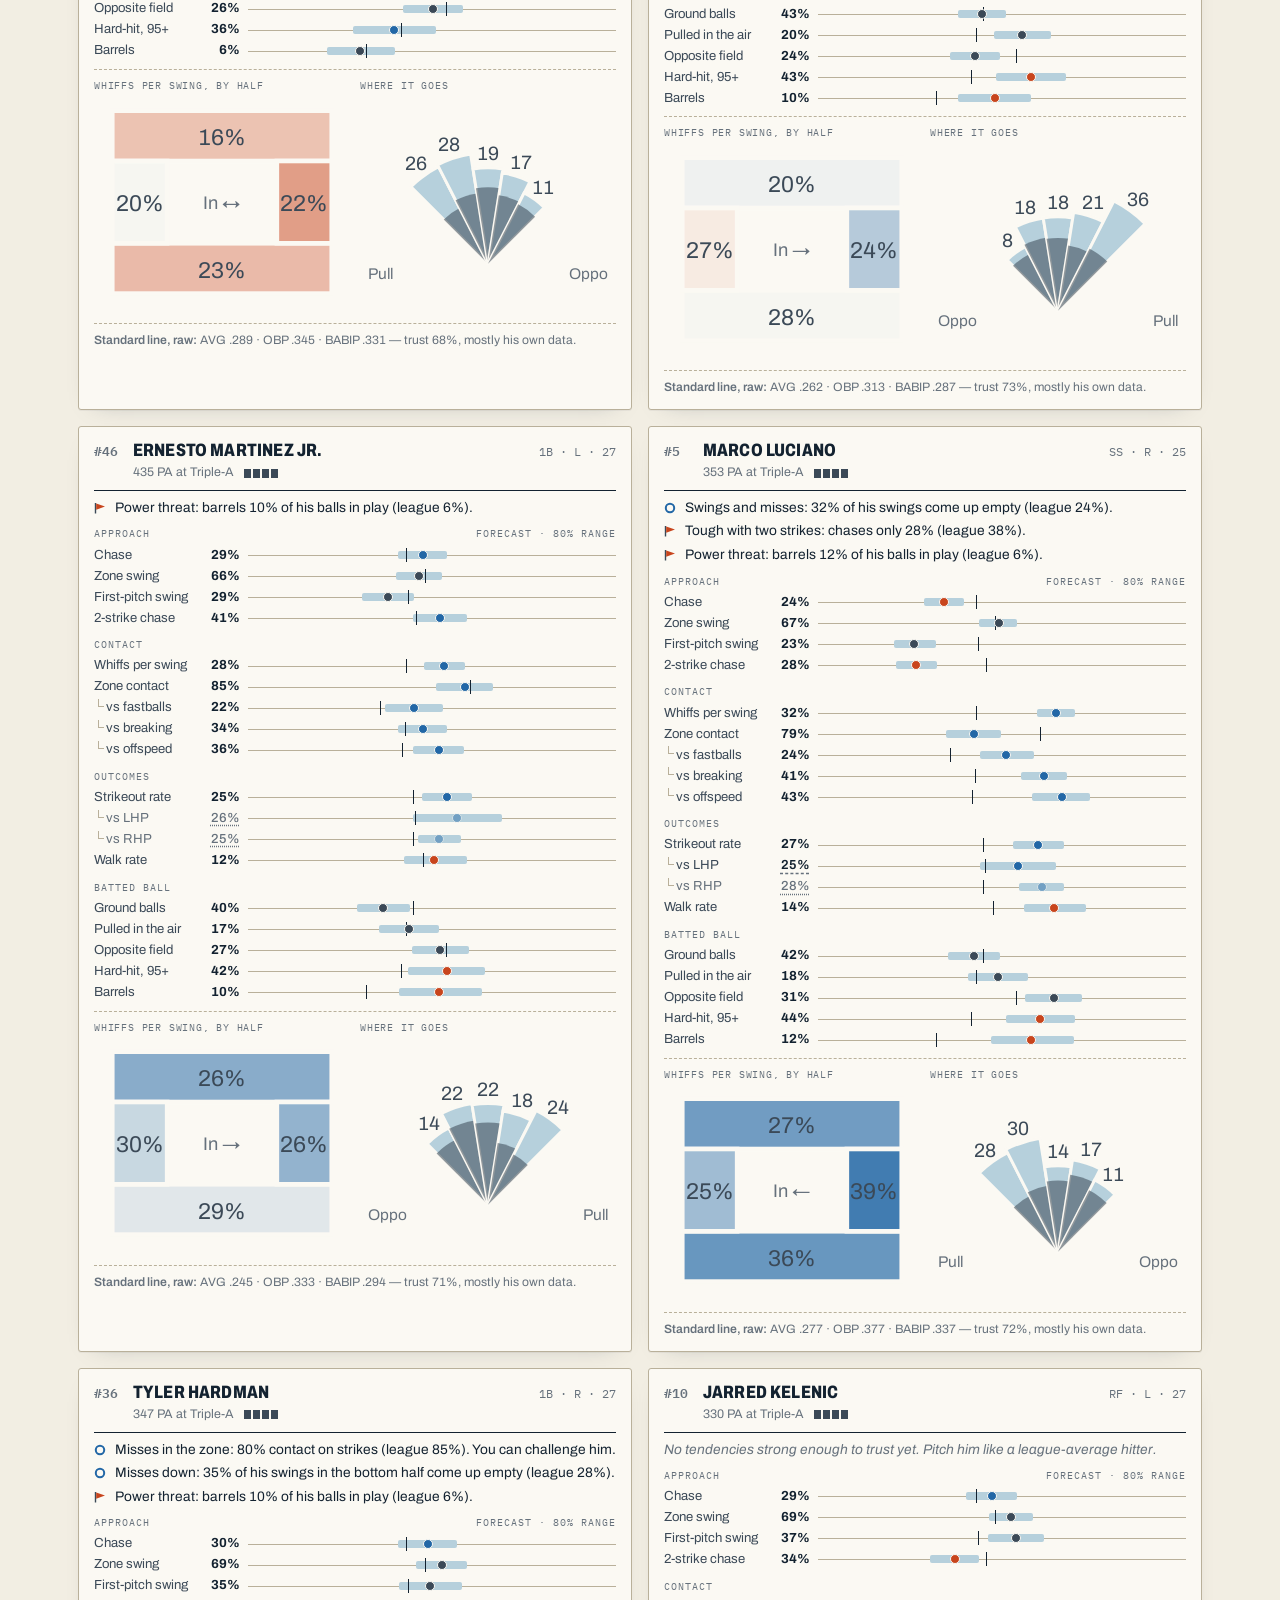
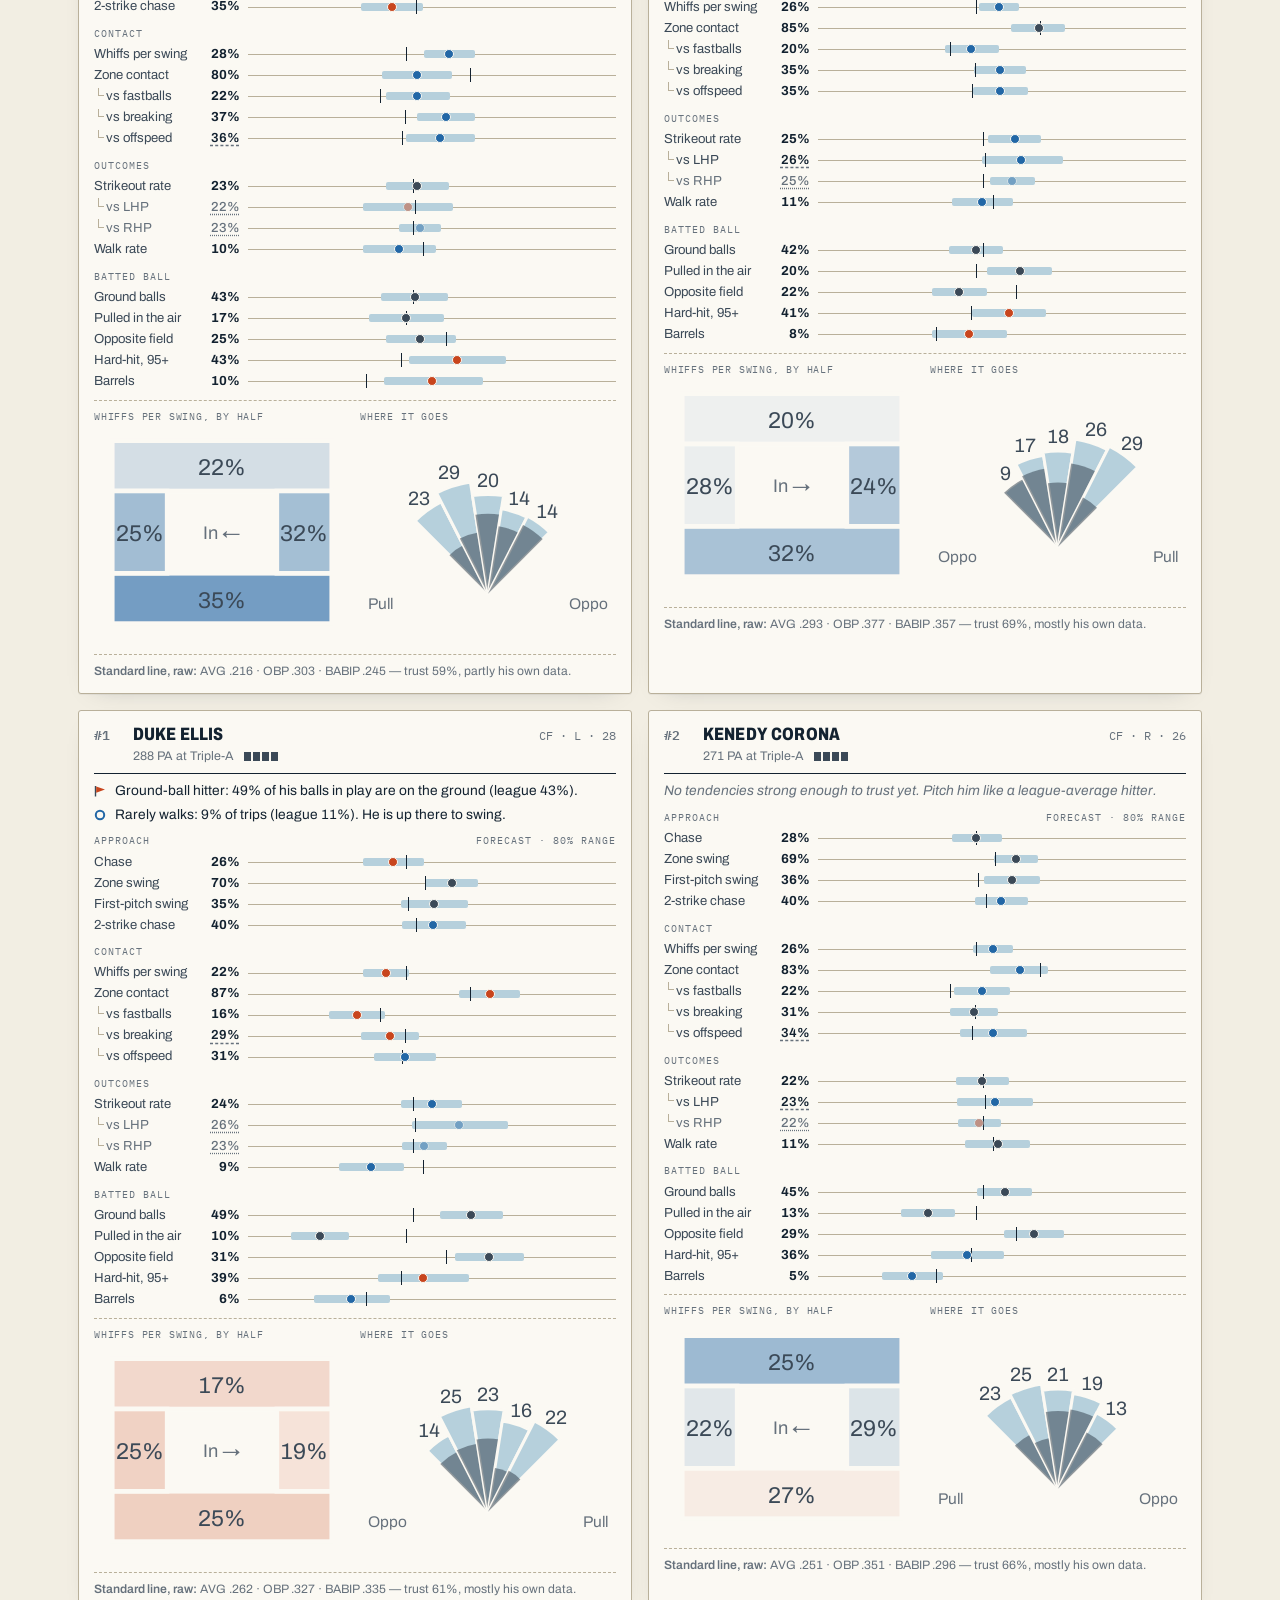
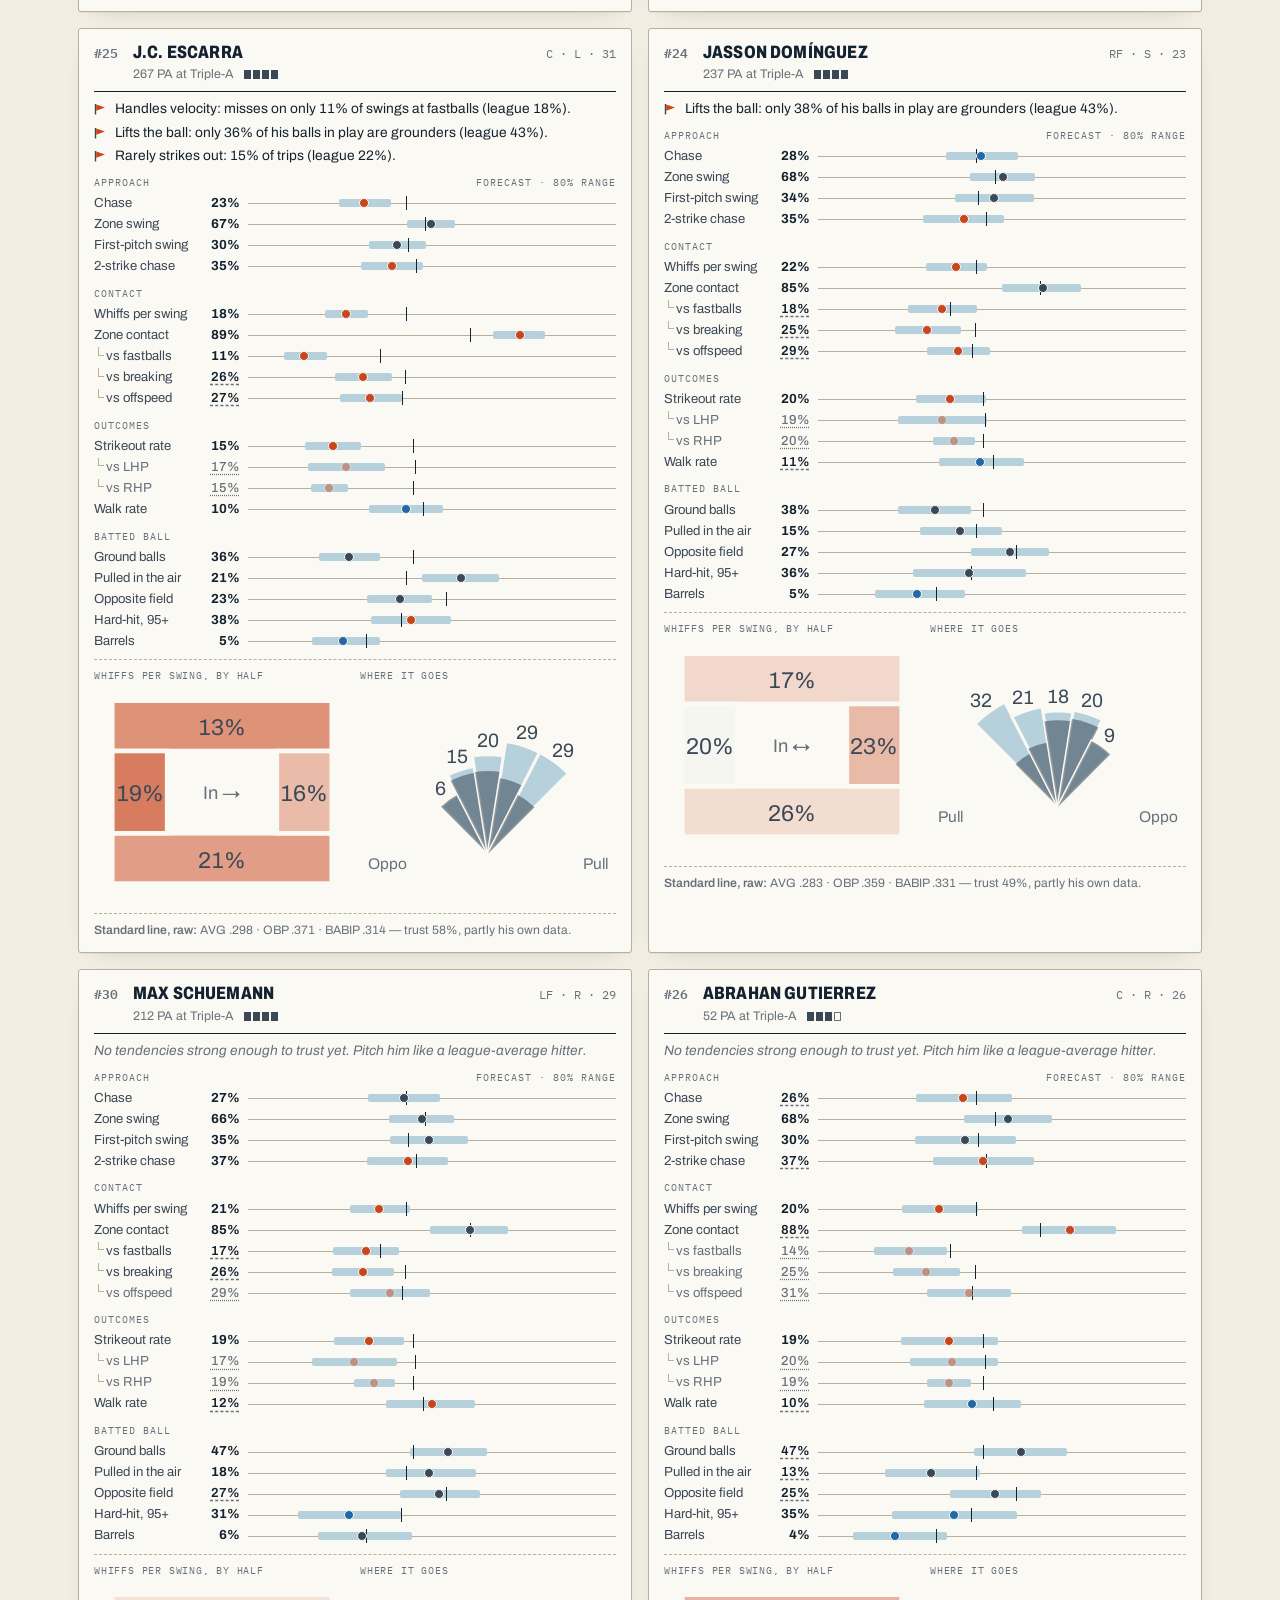
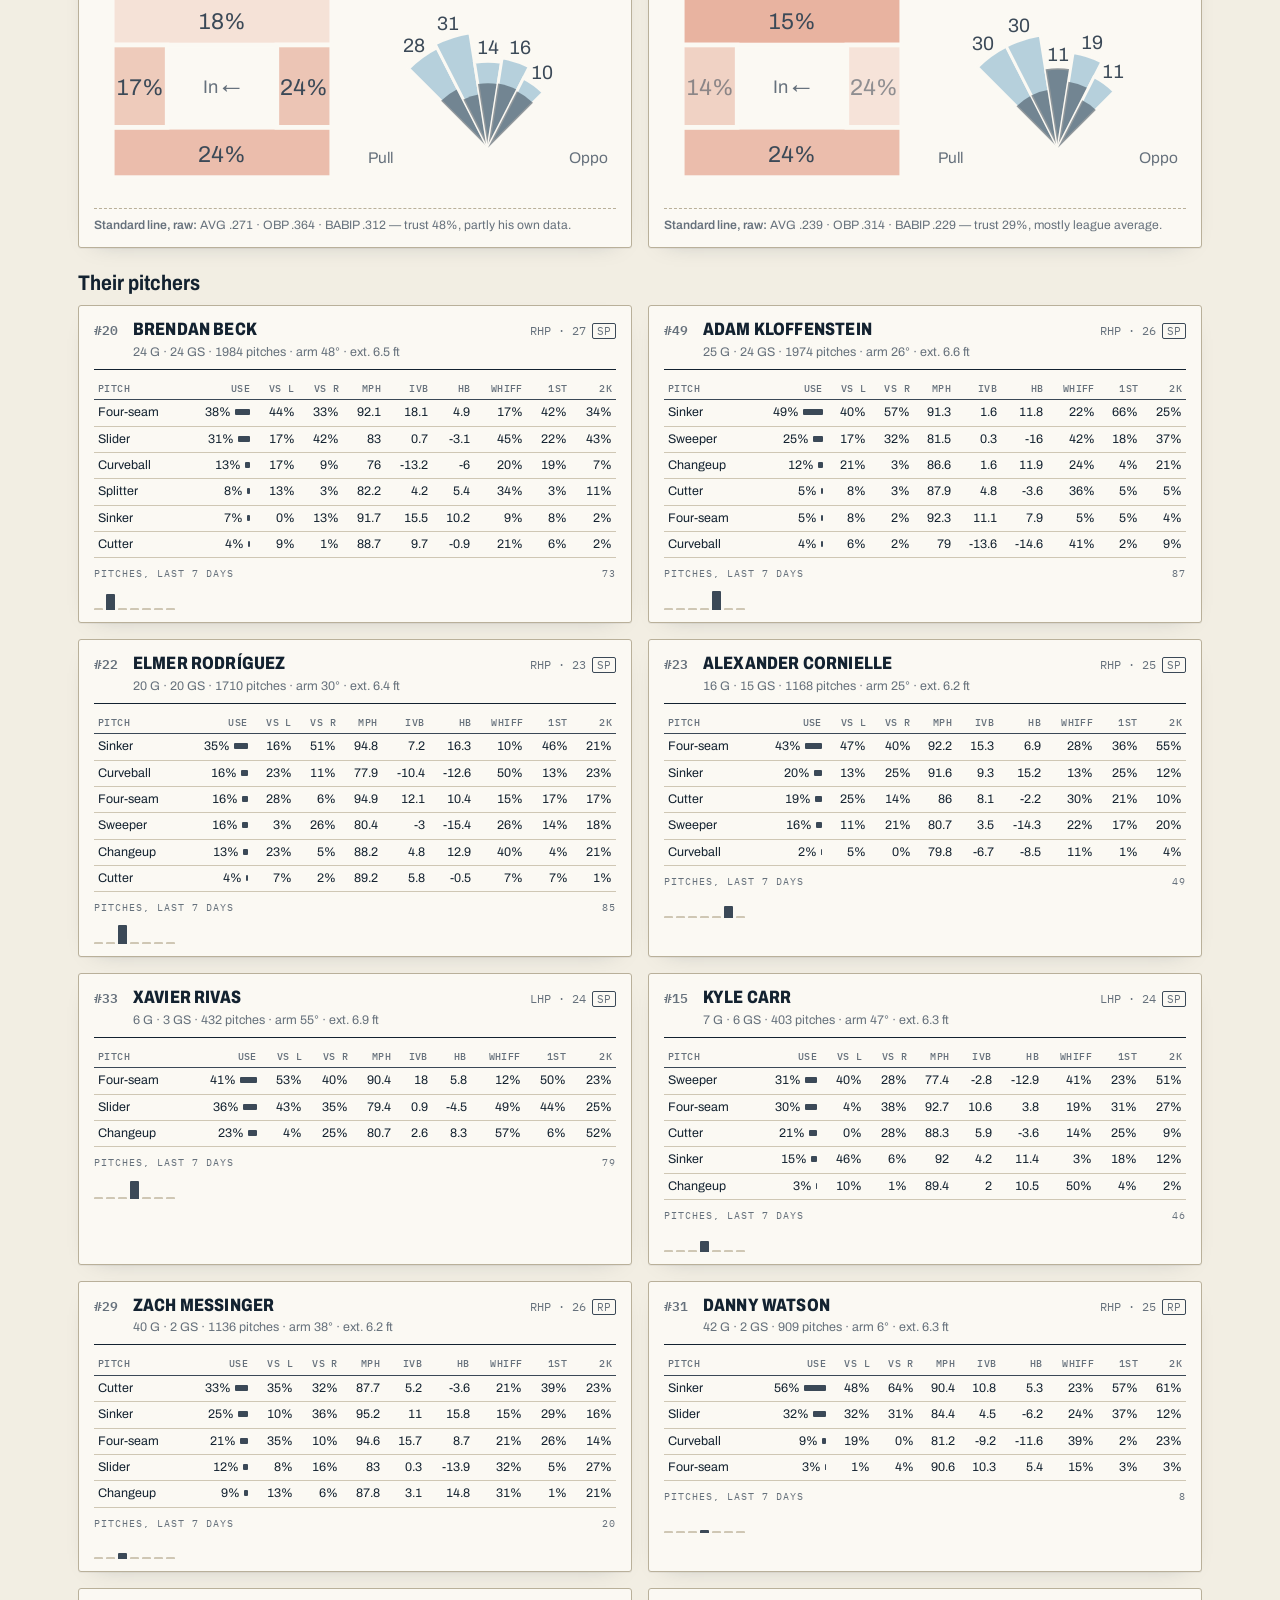
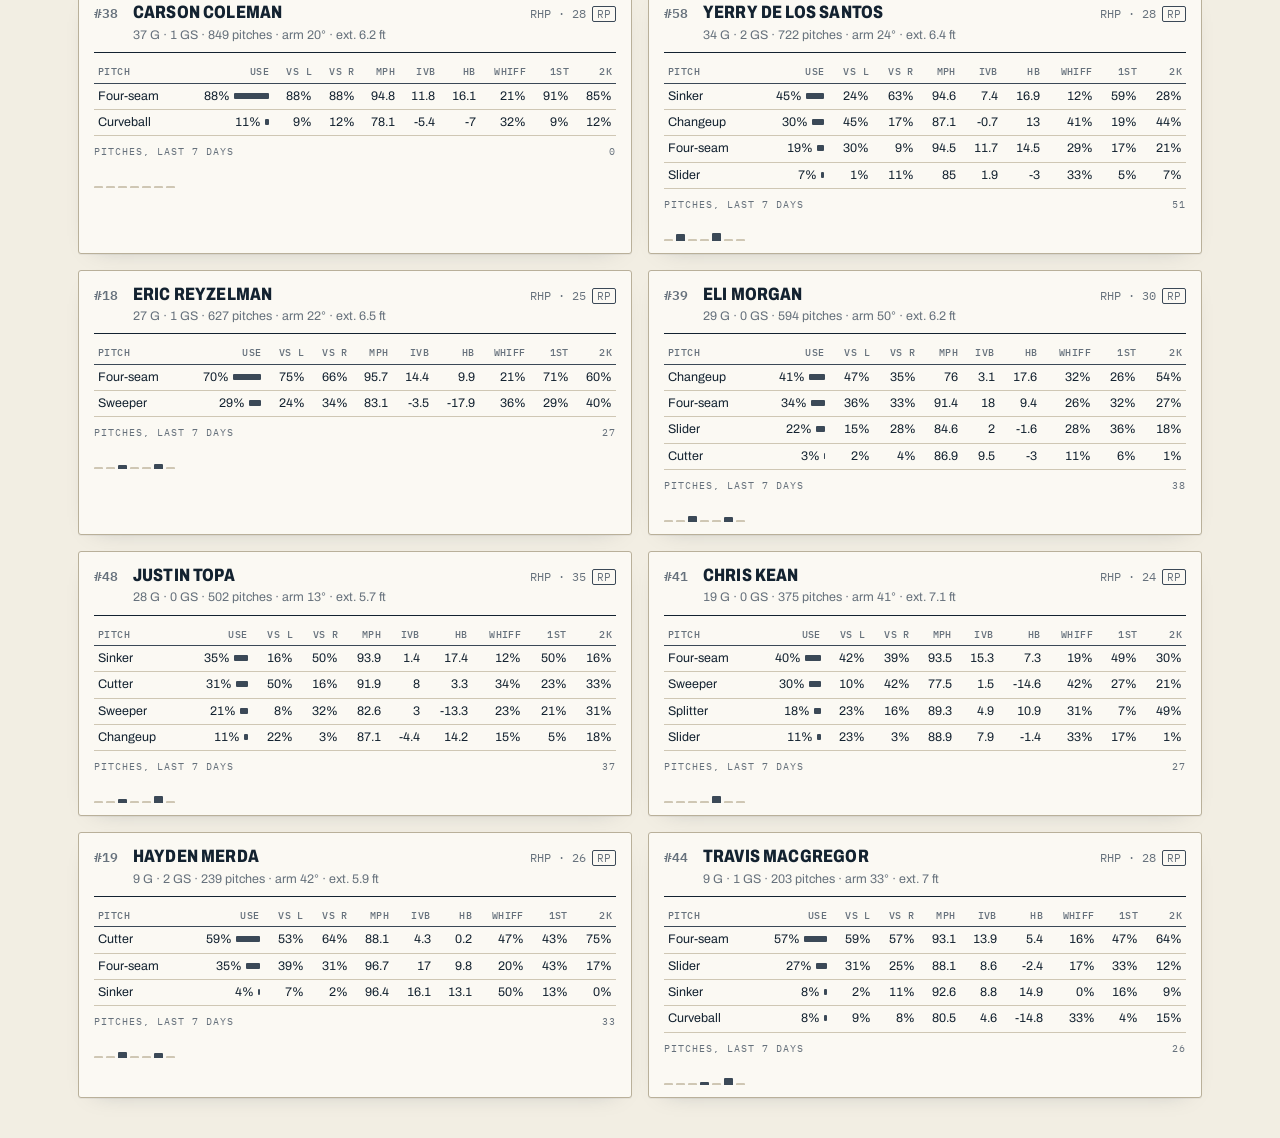
<file: site/packet.html>
<!doctype html>
<html lang="en">
<head>
<meta charset="utf-8">
<meta name="viewport" content="width=device-width, initial-scale=1">
<title>Monday packet · Six-Day Forecast</title>
<meta name="description" content="A printable Six-Day Forecast advance packet: opposing hitters and pitchers for one series, in English or Spanish.">
<link rel="icon" href="data:image/svg+xml,%3Csvg xmlns='http://www.w3.org/2000/svg' viewBox='0 0 32 32'%3E%3Cpath d='M7 4v25' stroke='%23132230' stroke-width='2.4' stroke-linecap='round'/%3E%3Cpath d='M8.2 5 27 11 8.2 17Z' fill='%23C8451D'/%3E%3C/svg%3E">
<link rel="preconnect" href="https://fonts.googleapis.com">
<link rel="preconnect" href="https://fonts.gstatic.com" crossorigin>
<link href="https://fonts.googleapis.com/css2?family=Archivo:wdth,wght@62..125,100..900&family=IBM+Plex+Mono:wght@400;500;600&display=swap" rel="stylesheet">
<link rel="stylesheet" href="style.css">
<style>
  :root { color-scheme: light; }
  body { background: var(--paper); }
  .bar { display: flex; gap: 10px; align-items: center; justify-content: space-between; padding: 12px 0; border-bottom: 1px solid var(--rule); }
  .ph1 { font-weight: 800; font-variation-settings: "wdth" 72; text-transform: uppercase; font-size: 2.2rem; line-height: 1; margin: 6px 0 14px; }
  .sheet { padding: 18px 0 40px; }
  .sheet .cards { grid-template-columns: repeat(2, minmax(0, 1fr)); }
  .print-howto { margin-top: 14px; }
  h3.sec { margin: 22px 0 10px; }
  @media print {
    @page { size: letter; margin: 0.32in; }
    body { -webkit-print-color-adjust: exact; print-color-adjust: exact; }
    :root, :root[data-theme="dark"] { --paper: #fff; --card: #fff; --shadow: none; --shoal-2: #cfdde6; --rule: #d8d8d8; --rule-2: #b5b5b5; }
    body { font-size: 10px; background: #fff; }
    .bar, .noprint { display: none !important; }
    .wrap { max-width: none; padding: 0; }
    .ph1 { font-size: 22px; }
    .discussion { font-size: 9.5px; padding: 10px 12px; }
    .sheet { padding: 0; }
    .sheet .cards { gap: 8px; }
    .hcard, .pcard { box-shadow: none; padding: 8px 9px 7px; border-color: #999; break-inside: avoid; page-break-inside: avoid; }
    .nm { font-size: 12px; }
    .row { font-size: 8.4px; min-height: 11.2px; line-height: 1.2; grid-template-columns: 8.2em 2.9em 1fr; gap: 6px; }
    .hcard { padding: 6px 8px 5px; }
    .sub-meta { margin-top: -1px; }
    .trk { height: 11px; }
    .trk .band { top: 2px; height: 7px; }
    .trk .lg { height: 11px; }
    .trk .dot { top: 1px; width: 9px; height: 9px; margin-left: -4.5px; }
    .three { gap: 2px; margin-bottom: 4px; }
    .three li { font-size: 8.4px; line-height: 1.2; }
    .grp { margin: 3px 0 0; font-size: 6.8px; }
    .std, .verify-line, .meta, .sub-meta { font-size: 7.8px; }
    .std { margin-top: 4px; padding-top: 4px; }
    .hcard .hd, .pcard .hd { padding-bottom: 4px; margin-bottom: 5px; }
    .mini { gap: 6px; margin-top: 4px; padding-top: 4px; }
    .mini .cap { font-size: 6.5px; }
    .mini svg { max-height: 50px; }
    table.glance { font-size: 9px; }
    table.glance td { padding: 2.5px 5px; }
    table.glance th { font-size: 7px; padding: 4px 5px; }
    .glance-wrap .hint { font-size: 8px; }
    .pcard table { font-size: 8.5px; }
    h3.sec { break-before: page; margin-top: 0; }
    .cover { break-after: page; }
    .rotation > div { padding: 5px 6px; font-size: 9px; }
    #pitchers { grid-template-columns: repeat(2, minmax(0, 1fr)) !important; }
    .pcard table { font-size: 7.6px; }
    .pcard th, .pcard td { padding: 2px 3px; }
    .howto { font-size: 9px; }
  }
</style>
</head>
<body data-page="print">
<div class="wrap">
  <div class="bar noprint">
    <a href="./#packet">&larr; Back to Six-Day Forecast</a>
    <span class="hint">Letter paper, portrait. Prints cleanly in black and white: confidence is carried by ink weight, not color.</span>
    <button class="btn solid" type="button" onclick="window.print()">Print / save as PDF</button>
  </div>
  <div class="sheet">
    <div class="cover" id="cover"><p class="loading">Loading the packet…</p></div>
    <h3 class="sec" id="hitters-h">Their hitters</h3>
    <div class="cards" id="hitters"></div>
    <h3 class="sec" id="pitchers-h">Their pitchers</h3>
    <div class="cards" id="pitchers"></div>
  </div>
</div>
<div id="howto-src" hidden>
  <div><svg viewBox="0 0 76 16" width="76" height="16" aria-hidden="true"><line x1="2" x2="74" y1="8" y2="8" stroke="#b5b5b5"/><rect x="30" y="4" width="22" height="8" rx="2" fill="#cfdde6"/><line x1="24" x2="24" y1="2" y2="14" stroke="#132230" stroke-width="1.5"/><circle cx="41" cy="8" r="4.5" fill="#2267A6"/></svg><span>Dot: forecast for this series. Band: his likely true rate (80%). Tick: league average. Blue favors our pitcher, red favors the hitter.</span></div>
  <div><span class="ink3"><span style="font-weight:700">31%</span><span style="font-weight:600;text-decoration:underline dashed #66717C">31%</span><span style="color:#66717C;text-decoration:underline dotted">31%</span></span><span>Solid, dashed, faint: how much of the number is his own data rather than league average.</span></div>
  <div><svg width="12" height="12" viewBox="0 0 12 12" aria-hidden="true"><circle cx="6" cy="6" r="4.2" fill="none" stroke="#2267A6" stroke-width="2"/></svg><span>Ring: something to attack. Pennant: something to respect. Lines appear only when the number is trustworthy and far from typical.</span></div>
</div>
<div class="tip" id="tip" role="tooltip"></div>
<script src="app.js" defer></script>
</body>
</html>
</file>
<file: site/style.css>
/* Six-Day Forecast — chart-room paper, forecast-office type. */
:root {
  --paper: #F2EEE3;
  --paper-2: #E9E4D6;
  --card: #FBF9F3;
  --ink: #132230;
  --ink-2: #3B4957;
  --ink-3: #66717C;
  --rule: #CFC7B4;
  --rule-2: #B9B09A;
  --shoal: #D3E3EA;
  --shoal-2: #B6D0DC;
  --sea: #2267A6;          /* the Six-Day Forecast; on cards: an opportunity for our pitcher */
  --pennant: #C8451D;      /* the standard card's season line; on cards: danger */
  --violet: #7C5AB0;       /* the last-14-days line */
  --kelp: #2E7D63;         /* verified */
  --buoy: #B07A00;
  --hl: rgba(34, 103, 166, 0.10);
  --shadow: 0 1px 0 rgba(19, 34, 48, 0.05), 0 8px 24px -18px rgba(19, 34, 48, 0.35);
  --mono: "IBM Plex Mono", ui-monospace, "SF Mono", Menlo, monospace;
  --sans: "Archivo", "Helvetica Neue", Arial, sans-serif;
  color-scheme: light;
}
@media (prefers-color-scheme: dark) {
  :root:not([data-theme="light"]) {
    --paper: #0F1A24; --paper-2: #15222E; --card: #132029; --ink: #E9E5DA; --ink-2: #BFC6CB; --ink-3: #8C99A4;
    --rule: #2A3A48; --rule-2: #3A4C5C; --shoal: #1B3244; --shoal-2: #24445A; --sea: #3F8ED4; --pennant: #D9612B;
    --violet: #9C7AD6; --kelp: #4FB48F; --buoy: #E2B23E; --hl: rgba(63, 142, 212, 0.14);
    --shadow: 0 1px 0 rgba(0, 0, 0, 0.3), 0 10px 28px -18px rgba(0, 0, 0, 0.8);
    color-scheme: dark;
  }
}
:root[data-theme="dark"] {
  --paper: #0F1A24; --paper-2: #15222E; --card: #132029; --ink: #E9E5DA; --ink-2: #BFC6CB; --ink-3: #8C99A4;
  --rule: #2A3A48; --rule-2: #3A4C5C; --shoal: #1B3244; --shoal-2: #24445A; --sea: #3F8ED4; --pennant: #D9612B;
  --violet: #9C7AD6; --kelp: #4FB48F; --buoy: #E2B23E; --hl: rgba(63, 142, 212, 0.14);
  --shadow: 0 1px 0 rgba(0, 0, 0, 0.3), 0 10px 28px -18px rgba(0, 0, 0, 0.8);
  color-scheme: dark;
}

* { box-sizing: border-box; }
html { -webkit-text-size-adjust: 100%; scroll-behavior: smooth; }
@media (prefers-reduced-motion: reduce) { html { scroll-behavior: auto; } * { transition: none !important; } }
body {
  margin: 0; background: var(--paper); color: var(--ink);
  font-family: var(--sans); font-size: 17px; line-height: 1.55; font-variation-settings: "wdth" 100;
  font-feature-settings: "tnum" 1;
}
a { color: var(--sea); text-underline-offset: 3px; text-decoration-thickness: 1px; }
a:hover { text-decoration-thickness: 2px; }
:focus-visible { outline: 2px solid var(--sea); outline-offset: 2px; border-radius: 2px; }
.wrap { max-width: 1180px; margin: 0 auto; padding: 0 28px; }
.narrow { max-width: 760px; }
.mono { font-family: var(--mono); }
.muted { color: var(--ink-3); }
.small { font-size: 0.86rem; }
.skip { position: absolute; left: -999px; top: 8px; background: var(--card); padding: 8px 12px; z-index: 10; }
.skip:focus { left: 8px; }

/* ---- masthead ---- */
.top {
  position: sticky; top: 0; z-index: 5; background: color-mix(in srgb, var(--paper) 92%, transparent);
  backdrop-filter: saturate(1.2) blur(6px); border-bottom: 1px solid var(--rule);
}
.top .wrap { display: flex; align-items: center; gap: 22px; height: 54px; }
.mark { display: flex; align-items: center; gap: 10px; text-decoration: none; color: var(--ink); }
.mark b { font-weight: 800; font-variation-settings: "wdth" 72; letter-spacing: 0.08em; font-size: 1.02rem; text-transform: uppercase; }
.mark svg { flex: none; }
.top nav { display: flex; gap: 18px; margin-left: auto; font-size: 0.86rem; }
.top nav a { color: var(--ink-2); text-decoration: none; font-variation-settings: "wdth" 85; font-weight: 600;
  letter-spacing: 0.04em; text-transform: uppercase; }
.top nav a:hover { color: var(--sea); }
.theme { border: 1px solid var(--rule-2); background: transparent; color: var(--ink-2); border-radius: 999px;
  width: 30px; height: 30px; display: grid; place-items: center; cursor: pointer; }
.theme:hover { color: var(--ink); border-color: var(--ink-3); }

.hero { position: relative; overflow: hidden; border-bottom: 1px solid var(--rule); }
.hero canvas, .hero .isobaths { position: absolute; inset: 0; width: 100%; height: 100%; pointer-events: none; }
.hero .wrap { position: relative; padding-top: 56px; padding-bottom: 44px; }
.product {
  font-family: var(--mono); font-size: 0.74rem; letter-spacing: 0.08em; color: var(--ink-2); text-transform: uppercase;
  display: flex; flex-wrap: wrap; gap: 6px 16px; border-top: 1.5px solid var(--ink); border-bottom: 1px solid var(--ink);
  padding: 7px 0; margin-bottom: 30px;
}
.product span + span::before { content: "/"; margin-right: 16px; color: var(--rule-2); }
h1 { font-weight: 800; font-variation-settings: "wdth" 70; font-size: clamp(3rem, 8.6vw, 6.6rem); line-height: 0.9;
  letter-spacing: -0.005em; text-transform: uppercase; margin: 0 0 18px; }
h1 .sub { display: block; font-weight: 500; font-variation-settings: "wdth" 100; text-transform: none;
  font-size: clamp(1.25rem, 2.3vw, 1.7rem); letter-spacing: -0.01em; line-height: 1.25; margin-top: 18px; max-width: 30ch; }
.lede { font-size: 1.12rem; max-width: 62ch; color: var(--ink-2); }
.lede strong { color: var(--ink); }
.tiles { display: grid; grid-template-columns: repeat(4, minmax(0, 1fr)); gap: 0; margin-top: 34px;
  border: 1px solid var(--ink); background: var(--card); }
.tile { padding: 18px 18px 16px; border-right: 1px solid var(--rule); display: flex; flex-direction: column; gap: 6px; }
.tile:last-child { border-right: 0; }
.tile .k { font-family: var(--mono); font-size: 0.7rem; letter-spacing: 0.08em; text-transform: uppercase; color: var(--ink-3); }
.tile .v { font-weight: 800; font-variation-settings: "wdth" 75; font-size: 2.6rem; line-height: 1; letter-spacing: -0.01em; }
.tile .v small { font-size: 1.1rem; font-weight: 700; margin-left: 2px; }
.tile .d { font-size: 0.9rem; color: var(--ink-2); line-height: 1.4; }
.tile.pennant .v { color: var(--pennant); }
.tile.sea .v { color: var(--sea); }
.cta { margin-top: 26px; display: flex; gap: 12px; flex-wrap: wrap; }
.btn { display: inline-flex; align-items: center; gap: 8px; border: 1.5px solid var(--ink); color: var(--ink);
  background: transparent; padding: 9px 15px; font: 600 0.86rem var(--sans); letter-spacing: 0.05em; text-transform: uppercase;
  font-variation-settings: "wdth" 85; text-decoration: none; cursor: pointer; border-radius: 2px; }
.btn.solid { background: var(--ink); color: var(--paper); }
.btn:hover { background: var(--ink); color: var(--paper); }
.btn.solid:hover { background: var(--sea); border-color: var(--sea); }

/* ---- sections ---- */
section { padding: 72px 0 24px; }
.eyebrow { font-family: var(--mono); font-size: 0.76rem; letter-spacing: 0.1em; text-transform: uppercase; color: var(--pennant);
  display: flex; align-items: center; gap: 10px; margin-bottom: 10px; }
.eyebrow::after { content: ""; height: 1px; background: var(--rule-2); flex: 1; }
h2 { font-weight: 800; font-variation-settings: "wdth" 78; font-size: clamp(2rem, 4.2vw, 3.05rem); line-height: 1.02;
  letter-spacing: -0.012em; margin: 0 0 16px; max-width: 24ch; }
h3 { font-weight: 700; font-variation-settings: "wdth" 85; font-size: 1.32rem; line-height: 1.2; margin: 34px 0 8px; }
p { margin: 0 0 14px; }
.cols { display: grid; grid-template-columns: minmax(0, 1fr) minmax(0, 1fr); gap: 36px; }
.note { border-left: 3px solid var(--sea); padding: 6px 0 6px 14px; color: var(--ink-2); font-size: 0.96rem; }
.note.warn { border-color: var(--pennant); }
.panel { background: var(--card); border: 1px solid var(--rule-2); border-radius: 3px; box-shadow: var(--shadow); }
.figure { margin: 24px 0 8px; padding: 18px 18px 12px; }
.figure .ft { display: flex; flex-wrap: wrap; align-items: baseline; justify-content: space-between; gap: 6px 18px; margin-bottom: 8px; }
.figure .ft b { font-weight: 700; font-variation-settings: "wdth" 85; font-size: 1.06rem; }
.figure .cap { font-size: 0.86rem; color: var(--ink-3); margin-top: 8px; }
.legend { display: flex; flex-wrap: wrap; gap: 6px 16px; font-size: 0.82rem; color: var(--ink-2); }
.legend i { display: inline-block; width: 10px; height: 10px; border-radius: 50%; margin-right: 6px; vertical-align: -1px; }
.legend i.line { width: 18px; height: 0; border-top: 2px solid; border-radius: 0; vertical-align: 3px; }
.legend i.dash { width: 18px; height: 0; border-top: 2px dashed; border-radius: 0; vertical-align: 3px; }
.seg { display: inline-flex; border: 1px solid var(--rule-2); border-radius: 3px; overflow: hidden; }
.seg button { border: 0; background: transparent; color: var(--ink-2); font: 600 0.8rem var(--sans); letter-spacing: 0.04em;
  padding: 6px 11px; cursor: pointer; text-transform: uppercase; font-variation-settings: "wdth" 85; }
.seg button + button { border-left: 1px solid var(--rule-2); }
.seg button[aria-pressed="true"] { background: var(--ink); color: var(--paper); }
select { font: 600 0.9rem var(--sans); color: var(--ink); background: var(--card); border: 1px solid var(--rule-2);
  border-radius: 3px; padding: 6px 30px 6px 10px; appearance: none;
  background-image: linear-gradient(45deg, transparent 50%, var(--ink-2) 50%), linear-gradient(135deg, var(--ink-2) 50%, transparent 50%);
  background-position: calc(100% - 15px) 52%, calc(100% - 10px) 52%; background-size: 5px 5px; background-repeat: no-repeat; }
.table-toggle { margin-top: 6px; }
details summary { cursor: pointer; color: var(--sea); font-size: 0.86rem; font-weight: 600; }
table.data { border-collapse: collapse; width: 100%; font-size: 0.86rem; margin-top: 10px; }
table.data th, table.data td { text-align: right; padding: 5px 8px; border-bottom: 1px solid var(--rule); }
table.data th:first-child, table.data td:first-child { text-align: left; }
table.data thead th { font-family: var(--mono); font-weight: 500; font-size: 0.72rem; text-transform: uppercase; letter-spacing: 0.05em;
  color: var(--ink-3); border-bottom: 1.5px solid var(--ink); }
.scroll { overflow-x: auto; }

/* ---- charts ---- */
svg.chart { display: block; width: 100%; height: auto; overflow: visible; }
svg.chart text { font-family: var(--sans); fill: var(--ink-2); font-size: 12px; }
svg.chart .axis text { fill: var(--ink-3); font-size: 11px; }
svg.chart .grid line { stroke: var(--rule); stroke-width: 1; }
svg.chart .ref { stroke: var(--ink); stroke-width: 1.25; }
svg.chart .hit { fill: transparent; cursor: crosshair; }
.tip { position: fixed; z-index: 20; pointer-events: none; background: var(--ink); color: var(--paper); padding: 8px 10px;
  border-radius: 3px; font-size: 0.8rem; line-height: 1.35; max-width: 280px; box-shadow: 0 6px 20px rgba(0,0,0,0.25); opacity: 0;
  transition: opacity 0.08s; }
.tip b { font-weight: 700; }
.tip .r { display: flex; justify-content: space-between; gap: 14px; }
.tip i { display: inline-block; width: 8px; height: 8px; border-radius: 50%; margin-right: 6px; }

/* ---- packet ---- */
.controls { display: flex; flex-wrap: wrap; gap: 12px 18px; align-items: end; margin: 22px 0 18px; padding: 14px 16px; }
.controls label { display: grid; gap: 4px; font-family: var(--mono); font-size: 0.68rem; letter-spacing: 0.08em; text-transform: uppercase;
  color: var(--ink-3); }
.controls .grow { flex: 1; min-width: 240px; }
.controls .grow select { width: 100%; }
.discussion { font-family: var(--mono); font-size: 0.86rem; line-height: 1.6; padding: 18px 20px; margin-bottom: 20px;
  background: var(--card); border: 1px solid var(--rule-2); border-top: 3px solid var(--ink); }
.discussion .hd { text-transform: uppercase; letter-spacing: 0.05em; color: var(--ink-2); margin-bottom: 10px; }
.discussion .hd b { color: var(--ink); }
.discussion ul { margin: 0; padding: 0; list-style: none; }
.discussion li { padding-left: 18px; position: relative; }
.discussion li::before { content: "."; position: absolute; left: 4px; color: var(--pennant); font-weight: 700; }
.verify-sum { display: flex; flex-wrap: wrap; gap: 8px 22px; margin-top: 12px; padding-top: 10px; border-top: 1px dashed var(--rule-2); }
.verify-sum b { color: var(--kelp); }
.cards { display: grid; grid-template-columns: repeat(auto-fill, minmax(340px, 1fr)); gap: 16px; }
.hcard, .pcard { background: var(--card); border: 1px solid var(--rule-2); border-radius: 3px; padding: 14px 15px 12px;
  box-shadow: var(--shadow); break-inside: avoid; position: relative; }
.hcard .hd, .pcard .hd { display: grid; grid-template-columns: auto 1fr auto; gap: 2px 10px; align-items: baseline;
  border-bottom: 1.5px solid var(--ink); padding-bottom: 7px; margin-bottom: 8px; }
.num { font-family: var(--mono); font-weight: 600; font-size: 0.82rem; color: var(--ink-3); min-width: 2.2em; }
.nm { font-weight: 800; font-variation-settings: "wdth" 78; font-size: 1.12rem; text-transform: uppercase; letter-spacing: 0.01em; line-height: 1.1; }
.meta { font-family: var(--mono); font-size: 0.72rem; color: var(--ink-3); text-align: right; }
.sub-meta { grid-column: 2 / 4; font-size: 0.78rem; color: var(--ink-3); display: flex; gap: 10px; align-items: center; }
.conf { display: inline-flex; gap: 2px; }
.conf i { width: 7px; height: 9px; border: 1px solid var(--ink-3); display: inline-block; }
.conf i.on { background: var(--ink-2); border-color: var(--ink-2); }
.three { list-style: none; margin: 0 0 8px; padding: 0; display: grid; gap: 5px; }
.three li { display: grid; grid-template-columns: 14px 1fr; gap: 7px; font-size: 0.86rem; line-height: 1.35; }
.three li svg { margin-top: 3px; }
.three .none { color: var(--ink-3); font-style: italic; grid-template-columns: 1fr; }
.grp { font-family: var(--mono); font-size: 0.64rem; letter-spacing: 0.1em; text-transform: uppercase; color: var(--ink-3);
  margin: 9px 0 2px; display: flex; justify-content: space-between; }
.row { display: grid; grid-template-columns: 7.4em 3.1em 1fr; gap: 8px; align-items: center; font-size: 0.82rem; min-height: 21px; }
.row .lab { color: var(--ink-2); white-space: nowrap; overflow: hidden; text-overflow: ellipsis; }
.row .val { font-weight: 700; text-align: right; }
.row.t-med .val { font-weight: 600; text-decoration: underline dashed var(--ink-3); text-underline-offset: 3px; }
.row.t-low .val { font-weight: 500; color: var(--ink-3); text-decoration: underline dotted var(--ink-3); text-underline-offset: 3px; }
.row.t-low .lab { color: var(--ink-3); }
.row svg { width: 100%; height: 14px; overflow: visible; }
.track { stroke: var(--rule-2); stroke-width: 1; }
.band { fill: var(--shoal-2); }
.lg { stroke: var(--ink); stroke-width: 1.5; }
.dot { stroke: var(--card); stroke-width: 1.5; }
.dot.opp { fill: var(--sea); }
.dot.dan { fill: var(--pennant); }
.dot.neu { fill: var(--ink-2); }
.act { stroke: var(--ink); stroke-width: 1.6; }
.act.in { stroke: var(--kelp); }
.mini { display: grid; grid-template-columns: 1fr 1fr; gap: 10px; margin-top: 8px; padding-top: 8px; border-top: 1px dashed var(--rule-2); }
.mini .cap { font-family: var(--mono); font-size: 0.62rem; letter-spacing: 0.08em; text-transform: uppercase; color: var(--ink-3); margin-bottom: 3px; }
.mini svg text { font-family: var(--sans); font-size: 10px; fill: var(--ink-2); }
.std { margin-top: 8px; padding-top: 7px; border-top: 1px dashed var(--rule-2); font-size: 0.76rem; color: var(--ink-3); }
.std b { font-weight: 600; color: var(--ink-3); }
.played-no { position: absolute; top: 10px; right: 12px; font-family: var(--mono); font-size: 0.62rem; text-transform: uppercase;
  letter-spacing: 0.08em; color: var(--ink-3); }
.pcard table { width: 100%; border-collapse: collapse; font-size: 0.78rem; }
.pcard th, .pcard td { text-align: right; padding: 3px 4px; border-bottom: 1px solid var(--rule); white-space: nowrap; }
.pcard th:first-child, .pcard td:first-child { text-align: left; }
.pcard thead th { font-family: var(--mono); font-weight: 500; font-size: 0.62rem; text-transform: uppercase; color: var(--ink-3);
  letter-spacing: 0.04em; border-bottom: 1px solid var(--ink-2); }
.usebar { display: inline-block; height: 6px; background: var(--ink-2); vertical-align: 1px; margin-left: 4px; border-radius: 1px; }
.recent { display: flex; gap: 3px; align-items: flex-end; height: 22px; margin-top: 6px; }
.recent span { width: 9px; background: var(--ink-2); display: inline-block; border-radius: 1px 1px 0 0; }
.recent span.zero { background: var(--rule); height: 2px !important; }
.role { font-family: var(--mono); font-size: 0.66rem; border: 1px solid var(--ink-2); padding: 0 4px; border-radius: 2px; margin-left: 6px; }
.rotation { display: grid; grid-template-columns: repeat(6, minmax(0, 1fr)); border: 1px solid var(--rule-2); background: var(--card); margin-bottom: 18px; }
.rotation > div { padding: 9px 10px; border-right: 1px solid var(--rule); font-size: 0.82rem; }
.rotation > div:last-child { border-right: 0; }
.rotation .d { font-family: var(--mono); font-size: 0.66rem; letter-spacing: 0.08em; color: var(--ink-3); text-transform: uppercase; }
.rotation .p { font-weight: 700; font-variation-settings: "wdth" 85; line-height: 1.2; margin-top: 3px; }
.rotation .a { font-size: 0.74rem; color: var(--ink-3); margin-top: 3px; }
.rotation .a.hit { color: var(--kelp); }
.subhead { display: flex; align-items: baseline; justify-content: space-between; gap: 12px; margin: 26px 0 12px; }
.subhead h3 { margin: 0; }
.howto { display: grid; grid-template-columns: repeat(3, minmax(0, 1fr)); gap: 14px; margin: 8px 0 18px; font-size: 0.86rem; color: var(--ink-2); }
.howto div { display: grid; grid-template-columns: auto 1fr; gap: 10px; align-items: center; }

/* ---- development ---- */
.dev { display: grid; grid-template-columns: repeat(2, minmax(0, 1fr)); gap: 16px; }
.dcard { padding: 16px; }
.dcard .who { display: flex; justify-content: space-between; gap: 10px; align-items: baseline; }
.dcard .who b { font-weight: 800; font-variation-settings: "wdth" 80; text-transform: uppercase; font-size: 1.02rem; }
.dcard .what { font-size: 0.92rem; margin: 4px 0 6px; }
.grade { font-family: var(--mono); font-size: 0.7rem; letter-spacing: 0.06em; text-transform: uppercase; padding: 2px 6px;
  border-radius: 2px; border: 1px solid; white-space: nowrap; }
.grade.good { color: var(--kelp); }
.grade.bad { color: var(--pennant); }
.grade.wait { color: var(--ink-3); }
.facts { display: flex; flex-wrap: wrap; gap: 4px 16px; font-size: 0.8rem; color: var(--ink-2); margin-top: 6px; }

footer { border-top: 1px solid var(--rule); margin-top: 60px; padding: 28px 0 48px; color: var(--ink-3); font-size: 0.86rem; }
footer .wrap { display: flex; flex-wrap: wrap; gap: 10px 28px; justify-content: space-between; }

@media (max-width: 900px) {
  .tiles { grid-template-columns: repeat(2, minmax(0, 1fr)); }
  .tile:nth-child(2) { border-right: 0; }
  .tile:nth-child(-n+2) { border-bottom: 1px solid var(--rule); }
  .cols, .dev { grid-template-columns: minmax(0, 1fr); }
  .howto { grid-template-columns: minmax(0, 1fr); }
  .rotation { grid-template-columns: repeat(4, minmax(0, 1fr)) !important; }
  .rotation > div:nth-child(4n) { border-right: 0; }
  .rotation > div:nth-child(-n+4) { border-bottom: 1px solid var(--rule); }
  .top nav { display: none; }
}
@media (max-width: 560px) {
  body { font-size: 16px; }
  .wrap { padding: 0 16px; }
  .tiles { grid-template-columns: minmax(0, 1fr); }
  .tile { border-right: 0; border-bottom: 1px solid var(--rule); }
  .tile:last-child { border-bottom: 0; }
  .cards { grid-template-columns: minmax(0, 1fr); }
  .row { grid-template-columns: 6.6em 2.9em 1fr; }
  .controls { padding: 12px; }
  .controls > label { flex: 1 1 100%; }
  .controls .grow { min-width: 0; max-width: none; }
  .controls select { width: 100%; }
}

/* ---- card tracks (HTML, so the dots stay round at any width) ---- */
.trk { position: relative; height: 14px; }
.trk::before { content: ""; position: absolute; left: 0; right: 0; top: 50%; border-top: 1px solid var(--rule-2); }
.trk .band { position: absolute; top: 3px; height: 8px; background: var(--shoal-2); border-radius: 2px; }
.trk .band.pred { background: transparent; border: 1px dashed var(--ink-3); top: 2px; height: 10px; }
.trk .lg { position: absolute; top: 0; height: 14px; border-left: 1.5px solid var(--ink); }
.trk .dot { position: absolute; top: 2px; width: 10px; height: 10px; margin-left: -5px; border-radius: 50%;
  border: 1.5px solid var(--card); box-sizing: border-box; }
.trk .dot.opp { background: var(--sea); }
.trk .dot.dan { background: var(--pennant); }
.trk .dot.neu { background: var(--ink-2); }
.row.t-low .trk .dot { opacity: 0.45; }
.trk .act { position: absolute; top: 1px; width: 12px; height: 12px; margin-left: -6px; }
.trk .act::before, .trk .act::after { content: ""; position: absolute; left: 5px; top: -1px; width: 2px; height: 14px; background: var(--ink); border-radius: 1px; }
.trk .act::before { transform: rotate(45deg); }
.trk .act::after { transform: rotate(-45deg); }
.trk .act.in::before, .trk .act.in::after { background: var(--kelp); }
.trk .clip { position: absolute; top: 2px; font-size: 9px; color: var(--ink-3); }
.verify-line { font-size: 0.76rem; color: var(--ink-2); margin-top: 7px; display: flex; justify-content: space-between; gap: 8px; }
.verify-line b { color: var(--kelp); }
.zone-svg rect { stroke: var(--card); stroke-width: 2; }
.hint { font-size: 0.74rem; color: var(--ink-3); }
.loading { color: var(--ink-3); font-family: var(--mono); font-size: 0.8rem; padding: 18px 0; }

#pitchers { grid-template-columns: repeat(auto-fill, minmax(460px, 1fr)); }
.cards .more { grid-column: 1 / -1; justify-self: start; }
.controls .grow { max-width: 560px; }
.howto .ink3 { display: flex; gap: 8px; font-family: var(--mono); font-size: 0.82rem; }
@media (max-width: 560px) { #pitchers { grid-template-columns: minmax(0, 1fr); } }

/* ---- lineup at a glance ---- */
.glance-wrap { margin: 0 0 22px; }
table.glance { border-collapse: collapse; width: 100%; font-size: 0.84rem; background: var(--card); border: 1px solid var(--rule-2); }
table.glance th { font-family: var(--mono); font-weight: 500; font-size: 0.66rem; text-transform: uppercase; letter-spacing: 0.04em;
  color: var(--ink-3); text-align: right; padding: 6px 7px; border-bottom: 1.5px solid var(--ink); white-space: nowrap; }
table.glance td { text-align: right; padding: 4px 7px; border-bottom: 1px solid var(--rule); font-weight: 700; white-space: nowrap; }
table.glance th:nth-child(2), table.glance td.gname { text-align: left; }
table.glance td.gname { font-weight: 700; font-variation-settings: "wdth" 85; }
table.glance td.gn { color: var(--ink-3); font-family: var(--mono); font-weight: 500; font-size: 0.76rem; }
table.glance td.t-med { font-weight: 600; text-decoration: underline dashed var(--ink-3); text-underline-offset: 3px; }
table.glance td.t-low { font-weight: 500; color: var(--ink-3); text-decoration: underline dotted var(--ink-3); text-underline-offset: 3px; }
table.glance td.opp { background: color-mix(in srgb, var(--sea) 18%, transparent); }
table.glance td.dan { background: color-mix(in srgb, var(--pennant) 18%, transparent); }
.row.sub .lab { padding-left: 0.95em; position: relative; }
.row.sub .lab::before { content: ""; position: absolute; left: 0.3em; top: 0.1em; height: 0.55em; width: 0.4em; border-left: 1px solid var(--rule-2); border-bottom: 1px solid var(--rule-2); }

/* ---- signal flags ---- */
.flags { display: inline-flex; gap: 3px; }
.flags .flag { display: block; }
.hoist { display: flex; gap: 8px; margin: 0 0 18px; }
.hoist .flag { filter: drop-shadow(0 1px 0 rgba(19, 34, 48, 0.12)); }
.eyebrow .pn { flex: none; }
.hero-grid { display: grid; grid-template-columns: minmax(0, 1fr) 360px; gap: 44px; align-items: start; }
.specimen { position: relative; margin-top: 46px; transform: rotate(1.2deg); }
.specimen .tag { position: absolute; top: -26px; left: 10px; font-family: var(--mono); font-size: 0.68rem; letter-spacing: 0.08em;
  text-transform: uppercase; color: var(--ink-3); }
.specimen .hcard { box-shadow: 0 1px 0 rgba(19,34,48,.06), 0 18px 40px -24px rgba(19,34,48,.55); }
.specimen .mini, .specimen .std { display: none; }
@media (max-width: 1060px) { .hero-grid { grid-template-columns: minmax(0, 1fr); } .specimen { display: none; } }
</file>
